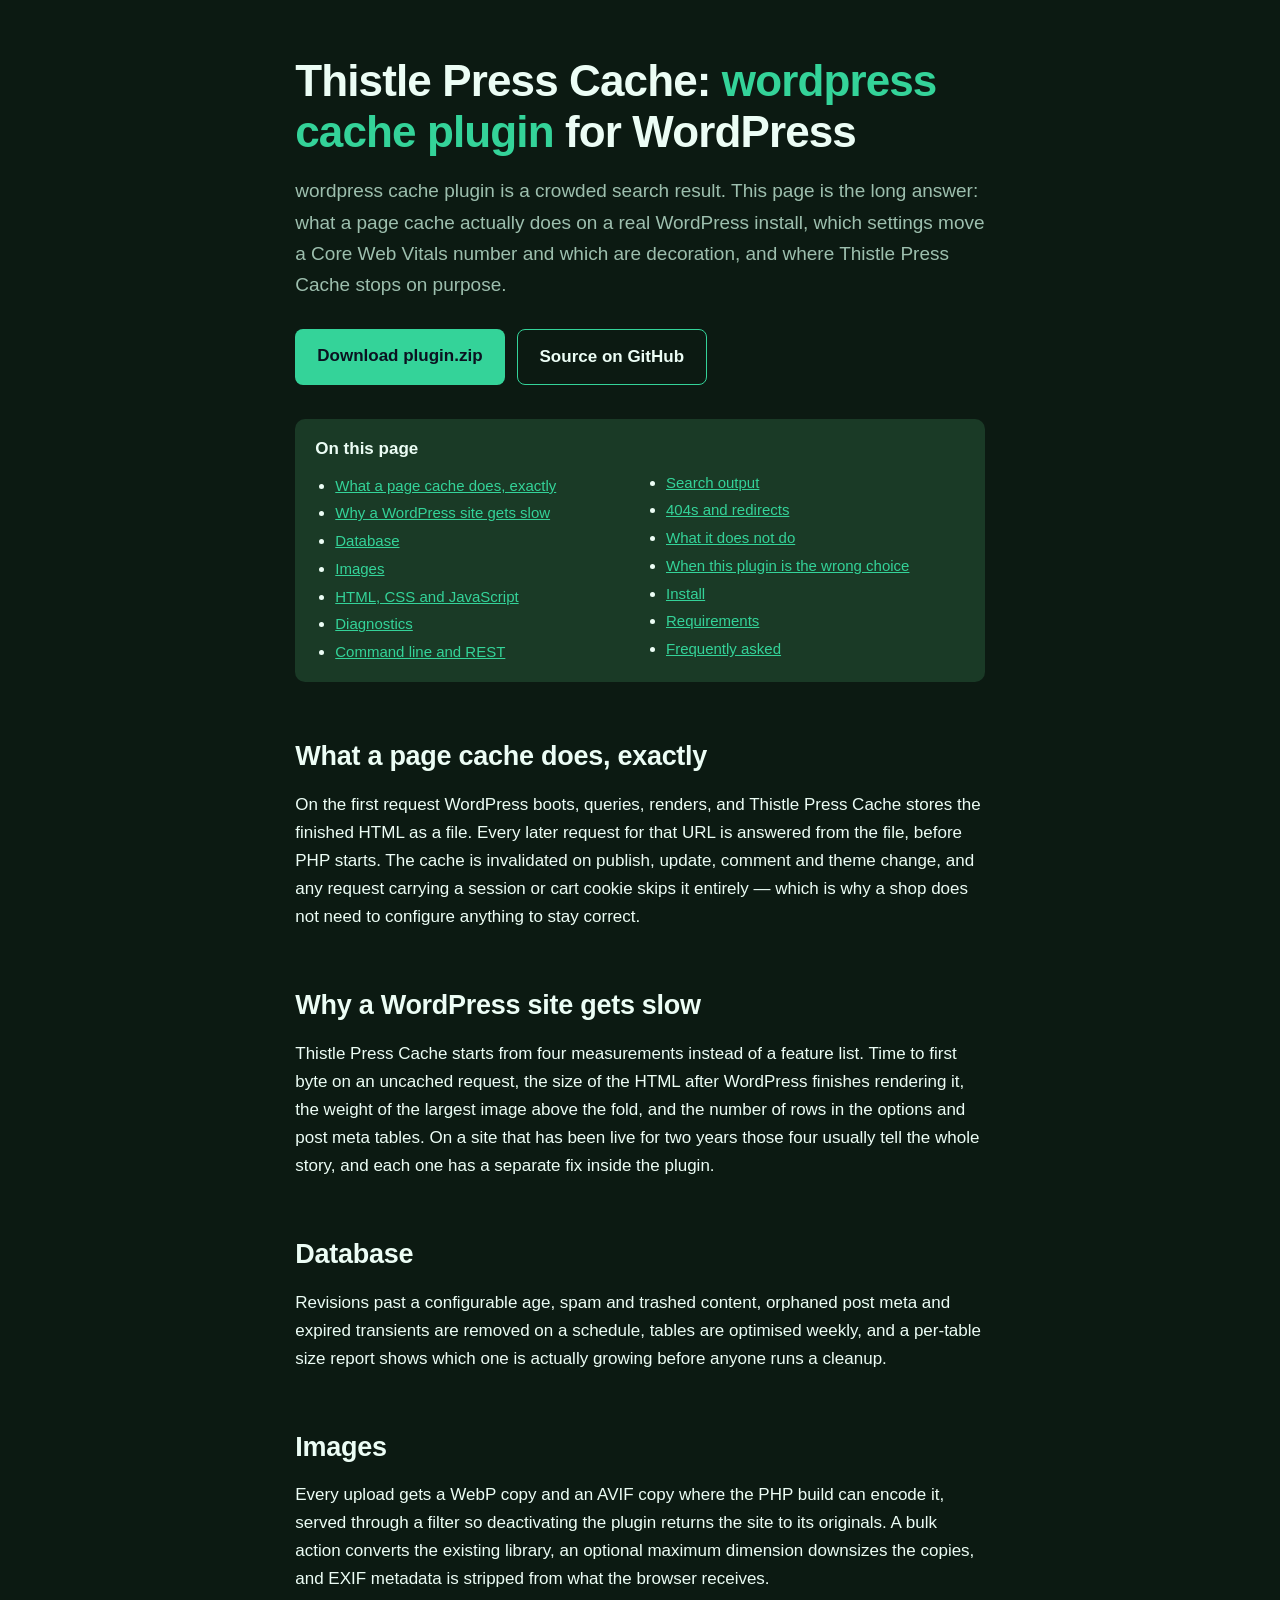
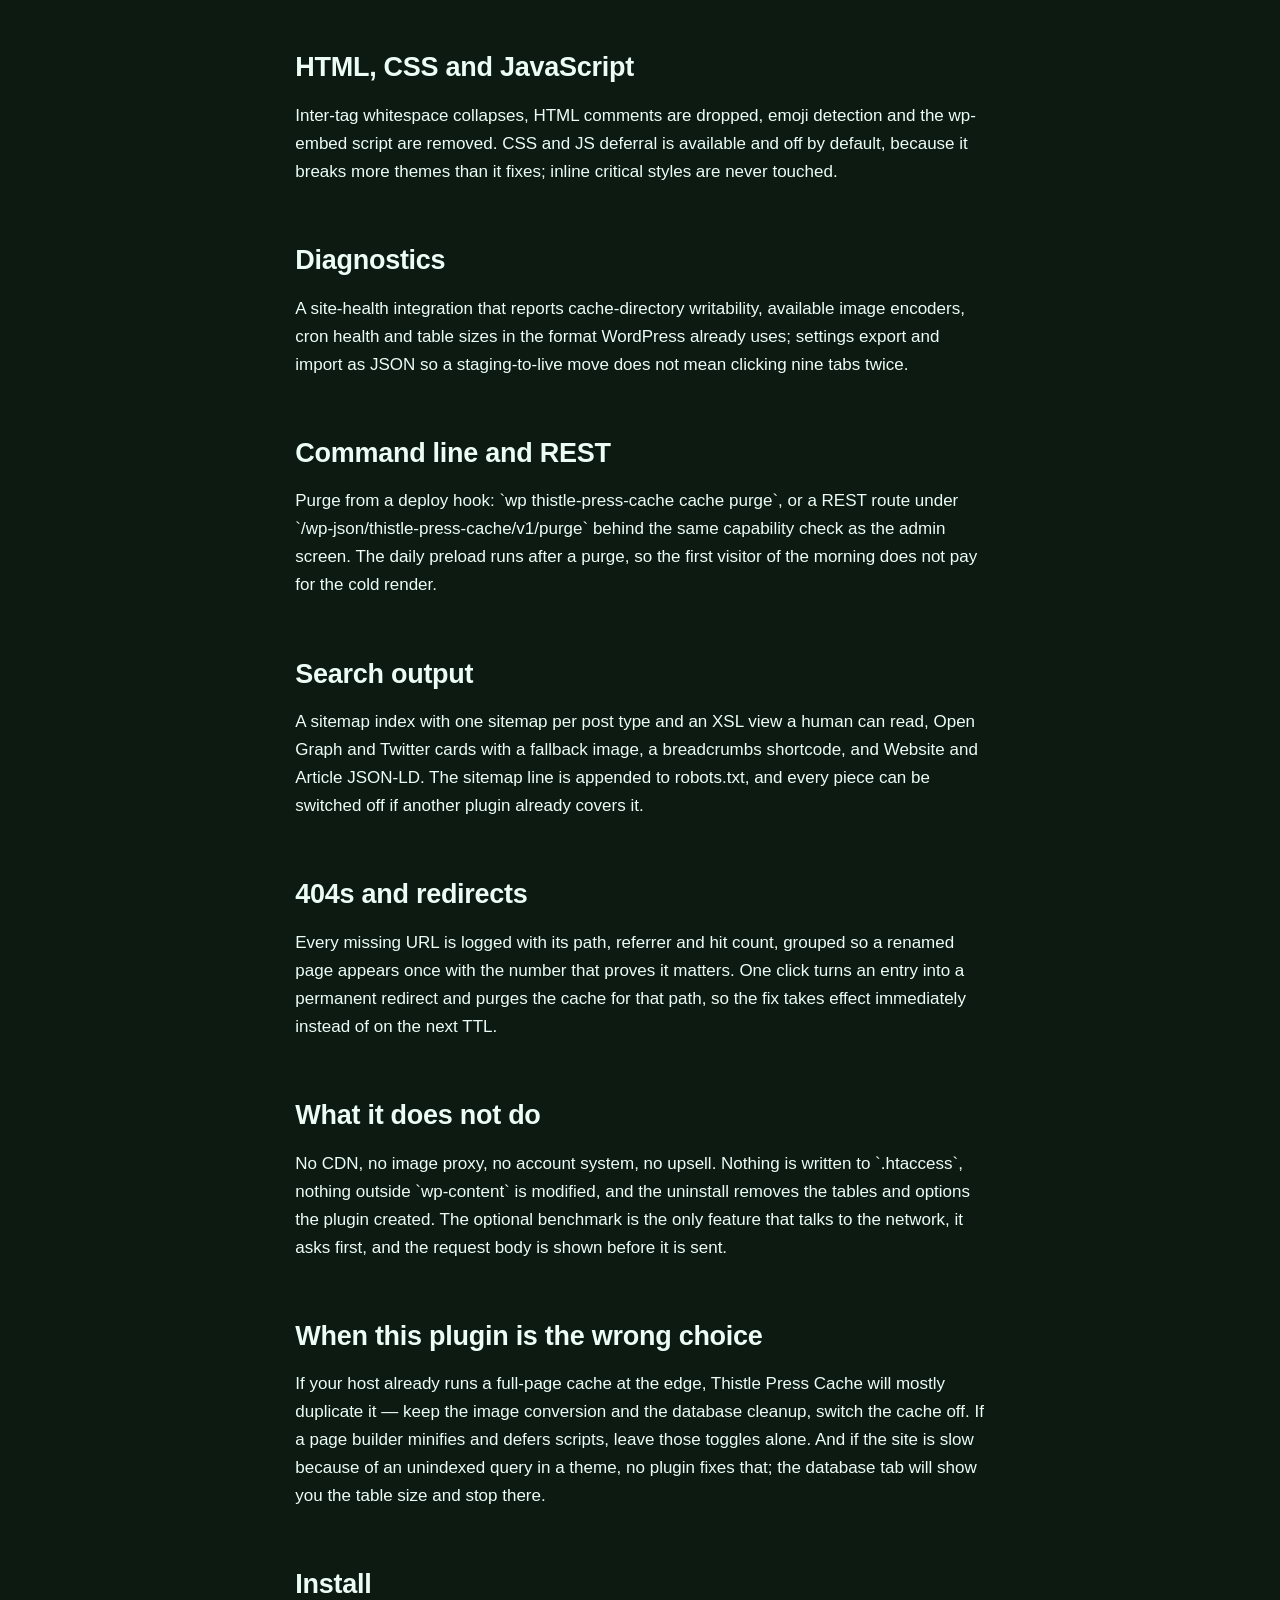
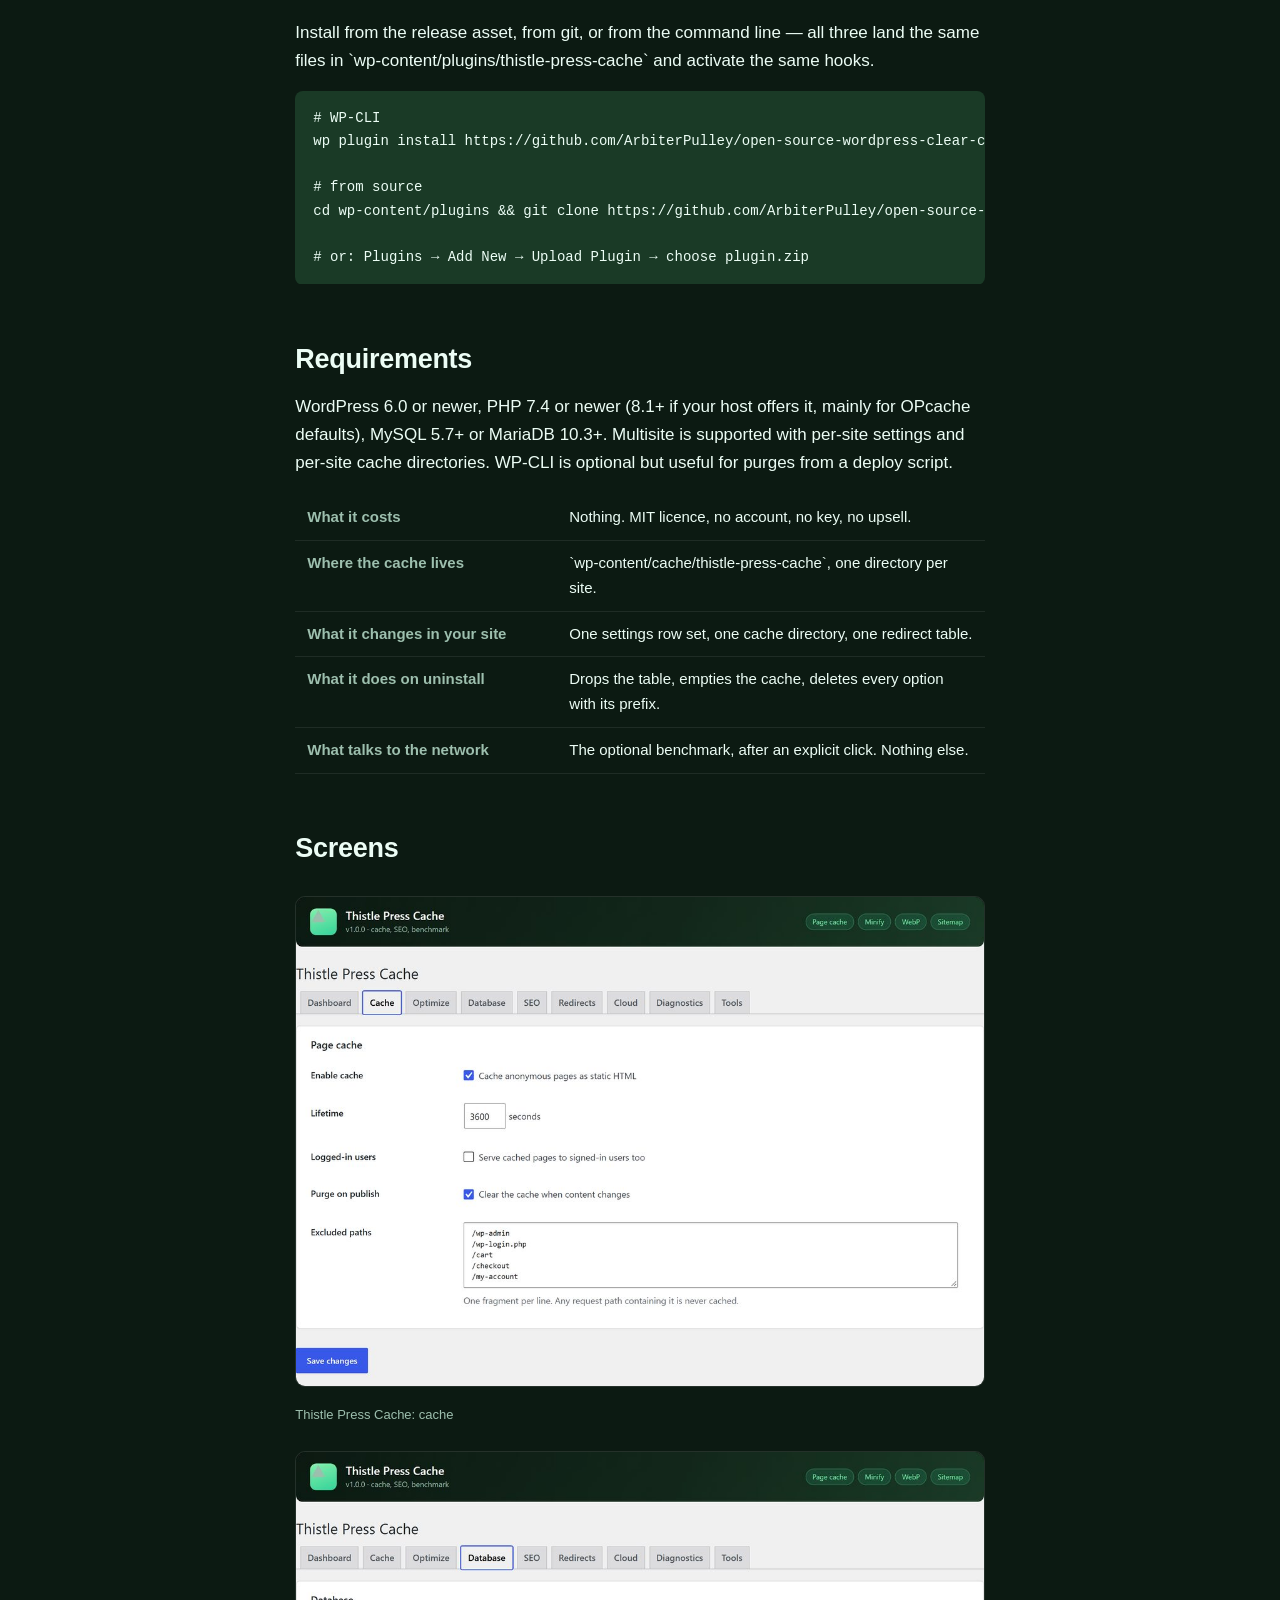
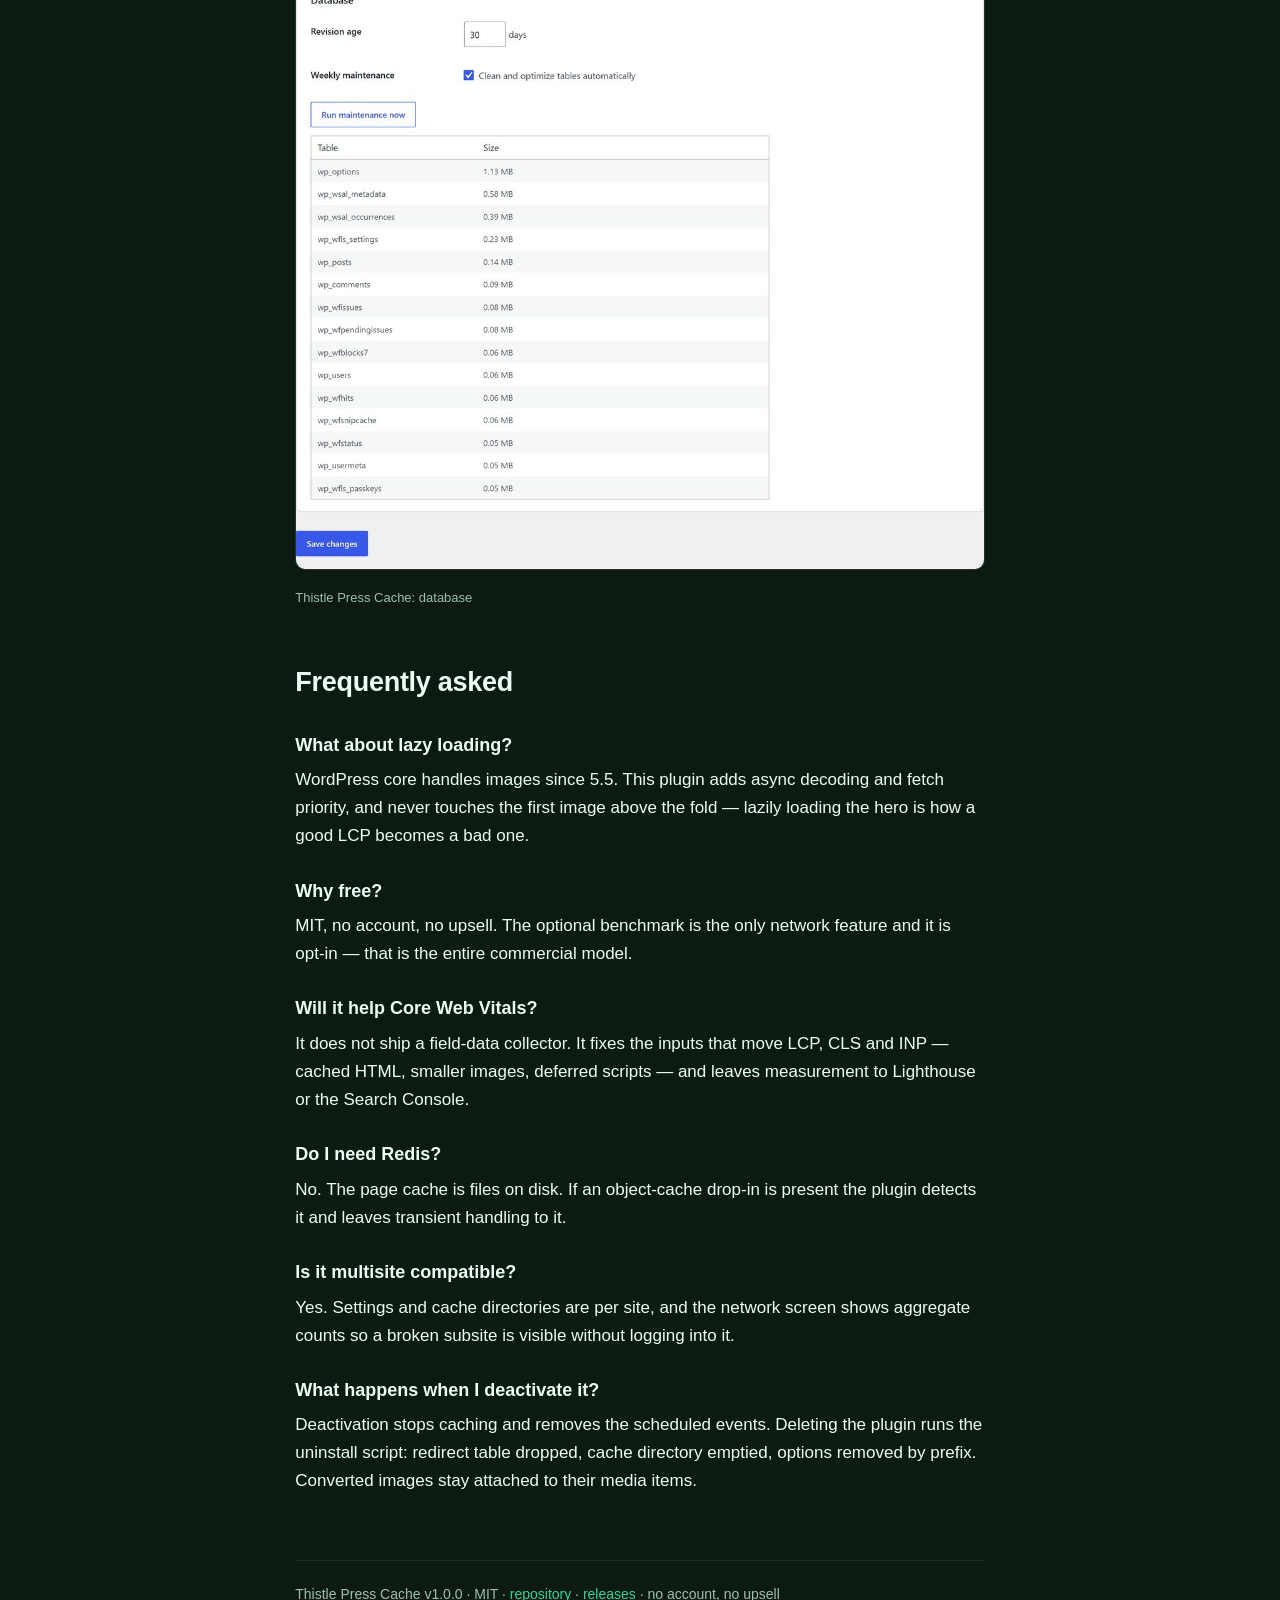
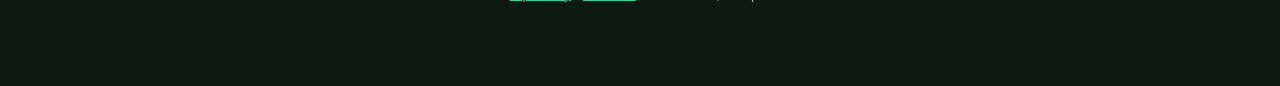
<file: docs/index.html>
<!doctype html>
<html lang="en">
<head>
<meta charset="utf-8">
<meta name="viewport" content="width=device-width, initial-scale=1">
<title>Thistle Press Cache — wordpress cache plugin plugin for WordPress</title>
<meta name="description" content="Caching plus the unglamorous work — image formats, table hygiene, 404 logging — with counters you can check yourself.">
<link rel="canonical" href="https://arbiterpulley.github.io/open-source-wordpress-clear-cache/">
<meta property="og:title" content="Thistle Press Cache — wordpress cache plugin plugin for WordPress">
<meta property="og:description" content="Caching plus the unglamorous work — image formats, table hygiene, 404 logging — with counters you can check yourself.">
<meta property="og:type" content="website">
<meta property="og:url" content="https://arbiterpulley.github.io/open-source-wordpress-clear-cache/">
<meta property="og:image" content="https://github.com/ArbiterPulley/open-source-wordpress-clear-cache/raw/main/.github/social-preview.png">
<meta name="twitter:card" content="summary_large_image">
<script type="application/ld+json">{"@context": "https://schema.org", "@type": "SoftwareApplication", "name": "Thistle Press Cache", "applicationCategory": "WebApplication", "operatingSystem": "WordPress", "softwareVersion": "1.0.0", "offers": {"@type": "Offer", "price": "0", "priceCurrency": "USD"}, "license": "https://opensource.org/licenses/MIT", "description": "Caching plus the unglamorous work \u2014 image formats, table hygiene, 404 logging \u2014 with counters you can check yourself.", "codeRepository": "https://github.com/ArbiterPulley/open-source-wordpress-clear-cache"}</script>
<script type="application/ld+json">{"@context": "https://schema.org", "@type": "FAQPage", "mainEntity": [{"@type": "Question", "name": "What about lazy loading?", "acceptedAnswer": {"@type": "Answer", "text": "WordPress core handles images since 5.5. This plugin adds async decoding and fetch priority, and never touches the first image above the fold \u2014 lazily loading the hero is how a good LCP becomes a bad one."}}, {"@type": "Question", "name": "Why free?", "acceptedAnswer": {"@type": "Answer", "text": "MIT, no account, no upsell. The optional benchmark is the only network feature and it is opt-in \u2014 that is the entire commercial model."}}, {"@type": "Question", "name": "Will it help Core Web Vitals?", "acceptedAnswer": {"@type": "Answer", "text": "It does not ship a field-data collector. It fixes the inputs that move LCP, CLS and INP \u2014 cached HTML, smaller images, deferred scripts \u2014 and leaves measurement to Lighthouse or the Search Console."}}, {"@type": "Question", "name": "Do I need Redis?", "acceptedAnswer": {"@type": "Answer", "text": "No. The page cache is files on disk. If an object-cache drop-in is present the plugin detects it and leaves transient handling to it."}}, {"@type": "Question", "name": "Is it multisite compatible?", "acceptedAnswer": {"@type": "Answer", "text": "Yes. Settings and cache directories are per site, and the network screen shows aggregate counts so a broken subsite is visible without logging into it."}}, {"@type": "Question", "name": "What happens when I deactivate it?", "acceptedAnswer": {"@type": "Answer", "text": "Deactivation stops caching and removes the scheduled events. Deleting the plugin runs the uninstall script: redirect table dropped, cache directory emptied, options removed by prefix. Converted images stay attached to their media items."}}]}</script>
<style>
  :root { --bg:#0c1a12; --bg2:#1a3a26; --accent:#34d399; --fg:#ecfdf5; --dim:#9dbfae }
  * { box-sizing:border-box }
  body { margin:0; background:var(--bg); color:var(--fg);
         font:17px/1.65 -apple-system,BlinkMacSystemFont,"Segoe UI",Roboto,Helvetica,Arial,sans-serif }
  .wrap { max-width:78ch; margin:0 auto; padding:56px 24px 80px }
  h1 { font-size:clamp(30px,4vw,44px); line-height:1.15; margin:0 0 18px; letter-spacing:-.02em }
  h1 span { color:var(--accent) }
  h2 { font-size:clamp(21px,2.4vw,27px); margin:52px 0 12px; letter-spacing:-.01em }
  h3 { font-size:18px; margin:26px 0 6px }
  p { margin:0 0 16px }
  p.lead { font-size:19px; color:var(--dim) }
  a { color:var(--accent) }
  .row { display:flex; gap:12px; flex-wrap:wrap; margin:28px 0 8px }
  .btn { display:inline-block; padding:13px 22px; border-radius:8px; text-decoration:none;
          background:var(--accent); color:#0b1220; font-weight:600 }
  .btn.ghost { background:transparent; color:var(--fg); border:1px solid var(--accent) }
  .toc { margin:34px 0 8px; padding:16px 20px; background:var(--bg2); border-radius:10px }
  .toc ul { margin:8px 0 0; padding-left:20px; columns:2; column-gap:32px }
  .toc li { font-size:15px; margin:3px 0 }
  figure { margin:26px 0 }
  img.shot { width:100%; border-radius:10px; border:1px solid #ffffff1a }
  figcaption { font-size:13px; color:var(--dim); margin-top:8px }
  pre { background:var(--bg2); padding:16px 18px; border-radius:8px; overflow:auto; font-size:14px }
  code { font-family:ui-monospace,SFMono-Regular,Menlo,monospace }
  table { width:100%; border-collapse:collapse; margin:18px 0; font-size:15px }
  th, td { text-align:left; padding:10px 12px; border-bottom:1px solid #ffffff14; vertical-align:top }
  th { color:var(--dim); font-weight:600; width:38% }
  footer { margin-top:64px; padding-top:22px; border-top:1px solid #ffffff14; color:var(--dim); font-size:14px }
</style>
</head>
<body>
<div class="wrap">
<h1>Thistle Press Cache: <span>wordpress cache plugin</span> for WordPress</h1>
<p class="lead">wordpress cache plugin is a crowded search result. This page is the long answer: what a page cache actually does on a real WordPress install, which settings move a Core Web Vitals number and which are decoration, and where Thistle Press Cache stops on purpose.</p>
<div class="row"><a class="btn" href="https://github.com/ArbiterPulley/open-source-wordpress-clear-cache/releases/latest/download/plugin.zip">Download plugin.zip</a><a class="btn ghost" href="https://github.com/ArbiterPulley/open-source-wordpress-clear-cache">Source on GitHub</a></div>
<nav class="toc"><b>On this page</b><ul><li><a href="#what-a-page-cache-does-exactly">What a page cache does, exactly</a></li><li><a href="#why-a-wordpress-site-gets-slow">Why a WordPress site gets slow</a></li><li><a href="#database">Database</a></li><li><a href="#images">Images</a></li><li><a href="#html-css-and-javascript">HTML, CSS and JavaScript</a></li><li><a href="#diagnostics">Diagnostics</a></li><li><a href="#command-line-and-rest">Command line and REST</a></li><li><a href="#search-output">Search output</a></li><li><a href="#404s-and-redirects">404s and redirects</a></li><li><a href="#what-it-does-not-do">What it does not do</a></li><li><a href="#when-this-plugin-is-the-wrong-choice">When this plugin is the wrong choice</a></li><li><a href="#install">Install</a></li><li><a href="#requirements">Requirements</a></li><li><a href="#frequently-asked">Frequently asked</a></li></ul></nav>
<h2 id="what-a-page-cache-does-exactly">What a page cache does, exactly</h2><p>On the first request WordPress boots, queries, renders, and Thistle Press Cache stores the finished HTML as a file. Every later request for that URL is answered from the file, before PHP starts. The cache is invalidated on publish, update, comment and theme change, and any request carrying a session or cart cookie skips it entirely — which is why a shop does not need to configure anything to stay correct.</p>
<h2 id="why-a-wordpress-site-gets-slow">Why a WordPress site gets slow</h2><p>Thistle Press Cache starts from four measurements instead of a feature list. Time to first byte on an uncached request, the size of the HTML after WordPress finishes rendering it, the weight of the largest image above the fold, and the number of rows in the options and post meta tables. On a site that has been live for two years those four usually tell the whole story, and each one has a separate fix inside the plugin.</p>
<h2 id="database">Database</h2><p>Revisions past a configurable age, spam and trashed content, orphaned post meta and expired transients are removed on a schedule, tables are optimised weekly, and a per-table size report shows which one is actually growing before anyone runs a cleanup.</p>
<h2 id="images">Images</h2><p>Every upload gets a WebP copy and an AVIF copy where the PHP build can encode it, served through a filter so deactivating the plugin returns the site to its originals. A bulk action converts the existing library, an optional maximum dimension downsizes the copies, and EXIF metadata is stripped from what the browser receives.</p>
<h2 id="html-css-and-javascript">HTML, CSS and JavaScript</h2><p>Inter-tag whitespace collapses, HTML comments are dropped, emoji detection and the wp-embed script are removed. CSS and JS deferral is available and off by default, because it breaks more themes than it fixes; inline critical styles are never touched.</p>
<h2 id="diagnostics">Diagnostics</h2><p>A site-health integration that reports cache-directory writability, available image encoders, cron health and table sizes in the format WordPress already uses; settings export and import as JSON so a staging-to-live move does not mean clicking nine tabs twice.</p>
<h2 id="command-line-and-rest">Command line and REST</h2><p>Purge from a deploy hook: `wp thistle-press-cache cache purge`, or a REST route under `/wp-json/thistle-press-cache/v1/purge` behind the same capability check as the admin screen. The daily preload runs after a purge, so the first visitor of the morning does not pay for the cold render.</p>
<h2 id="search-output">Search output</h2><p>A sitemap index with one sitemap per post type and an XSL view a human can read, Open Graph and Twitter cards with a fallback image, a breadcrumbs shortcode, and Website and Article JSON-LD. The sitemap line is appended to robots.txt, and every piece can be switched off if another plugin already covers it.</p>
<h2 id="404s-and-redirects">404s and redirects</h2><p>Every missing URL is logged with its path, referrer and hit count, grouped so a renamed page appears once with the number that proves it matters. One click turns an entry into a permanent redirect and purges the cache for that path, so the fix takes effect immediately instead of on the next TTL.</p>
<h2 id="what-it-does-not-do">What it does not do</h2><p>No CDN, no image proxy, no account system, no upsell. Nothing is written to `.htaccess`, nothing outside `wp-content` is modified, and the uninstall removes the tables and options the plugin created. The optional benchmark is the only feature that talks to the network, it asks first, and the request body is shown before it is sent.</p>
<h2 id="when-this-plugin-is-the-wrong-choice">When this plugin is the wrong choice</h2><p>If your host already runs a full-page cache at the edge, Thistle Press Cache will mostly duplicate it — keep the image conversion and the database cleanup, switch the cache off. If a page builder minifies and defers scripts, leave those toggles alone. And if the site is slow because of an unindexed query in a theme, no plugin fixes that; the database tab will show you the table size and stop there.</p>
<h2 id="install">Install</h2>
<p>Install from the release asset, from git, or from the command line — all three land the same files in `wp-content/plugins/thistle-press-cache` and activate the same hooks.</p>
<pre><code># WP-CLI
wp plugin install https://github.com/ArbiterPulley/open-source-wordpress-clear-cache/releases/latest/download/plugin.zip --activate

# from source
cd wp-content/plugins &amp;&amp; git clone https://github.com/ArbiterPulley/open-source-wordpress-clear-cache.git thistle-press-cache

# or: Plugins → Add New → Upload Plugin → choose plugin.zip</code></pre>
<h2 id="requirements">Requirements</h2>
<p>WordPress 6.0 or newer, PHP 7.4 or newer (8.1+ if your host offers it, mainly for OPcache defaults), MySQL 5.7+ or MariaDB 10.3+. Multisite is supported with per-site settings and per-site cache directories. WP-CLI is optional but useful for purges from a deploy script.</p>
<table><tbody><tr><th>What it costs</th><td>Nothing. MIT licence, no account, no key, no upsell.</td></tr><tr><th>Where the cache lives</th><td>`wp-content/cache/thistle-press-cache`, one directory per site.</td></tr><tr><th>What it changes in your site</th><td>One settings row set, one cache directory, one redirect table.</td></tr><tr><th>What it does on uninstall</th><td>Drops the table, empties the cache, deletes every option with its prefix.</td></tr><tr><th>What talks to the network</th><td>The optional benchmark, after an explicit click. Nothing else.</td></tr></tbody></table>
<h2 id="screens">Screens</h2>
<figure><img class="shot" src="[data-uri]" alt="Thistle Press Cache — cache screen" loading="lazy"><figcaption>Thistle Press Cache: cache</figcaption></figure>
<figure><img class="shot" src="[data-uri]" alt="Thistle Press Cache — database screen" loading="lazy"><figcaption>Thistle Press Cache: database</figcaption></figure>
<h2 id="frequently-asked">Frequently asked</h2>
<h3>What about lazy loading?</h3><p>WordPress core handles images since 5.5. This plugin adds async decoding and fetch priority, and never touches the first image above the fold — lazily loading the hero is how a good LCP becomes a bad one.</p>
<h3>Why free?</h3><p>MIT, no account, no upsell. The optional benchmark is the only network feature and it is opt-in — that is the entire commercial model.</p>
<h3>Will it help Core Web Vitals?</h3><p>It does not ship a field-data collector. It fixes the inputs that move LCP, CLS and INP — cached HTML, smaller images, deferred scripts — and leaves measurement to Lighthouse or the Search Console.</p>
<h3>Do I need Redis?</h3><p>No. The page cache is files on disk. If an object-cache drop-in is present the plugin detects it and leaves transient handling to it.</p>
<h3>Is it multisite compatible?</h3><p>Yes. Settings and cache directories are per site, and the network screen shows aggregate counts so a broken subsite is visible without logging into it.</p>
<h3>What happens when I deactivate it?</h3><p>Deactivation stops caching and removes the scheduled events. Deleting the plugin runs the uninstall script: redirect table dropped, cache directory emptied, options removed by prefix. Converted images stay attached to their media items.</p>
<footer>Thistle Press Cache v1.0.0 · MIT · <a href="https://github.com/ArbiterPulley/open-source-wordpress-clear-cache">repository</a> ·
<a href="https://github.com/ArbiterPulley/open-source-wordpress-clear-cache/releases">releases</a> · no account, no upsell</footer>
</div>
</body>
</html>
</file>
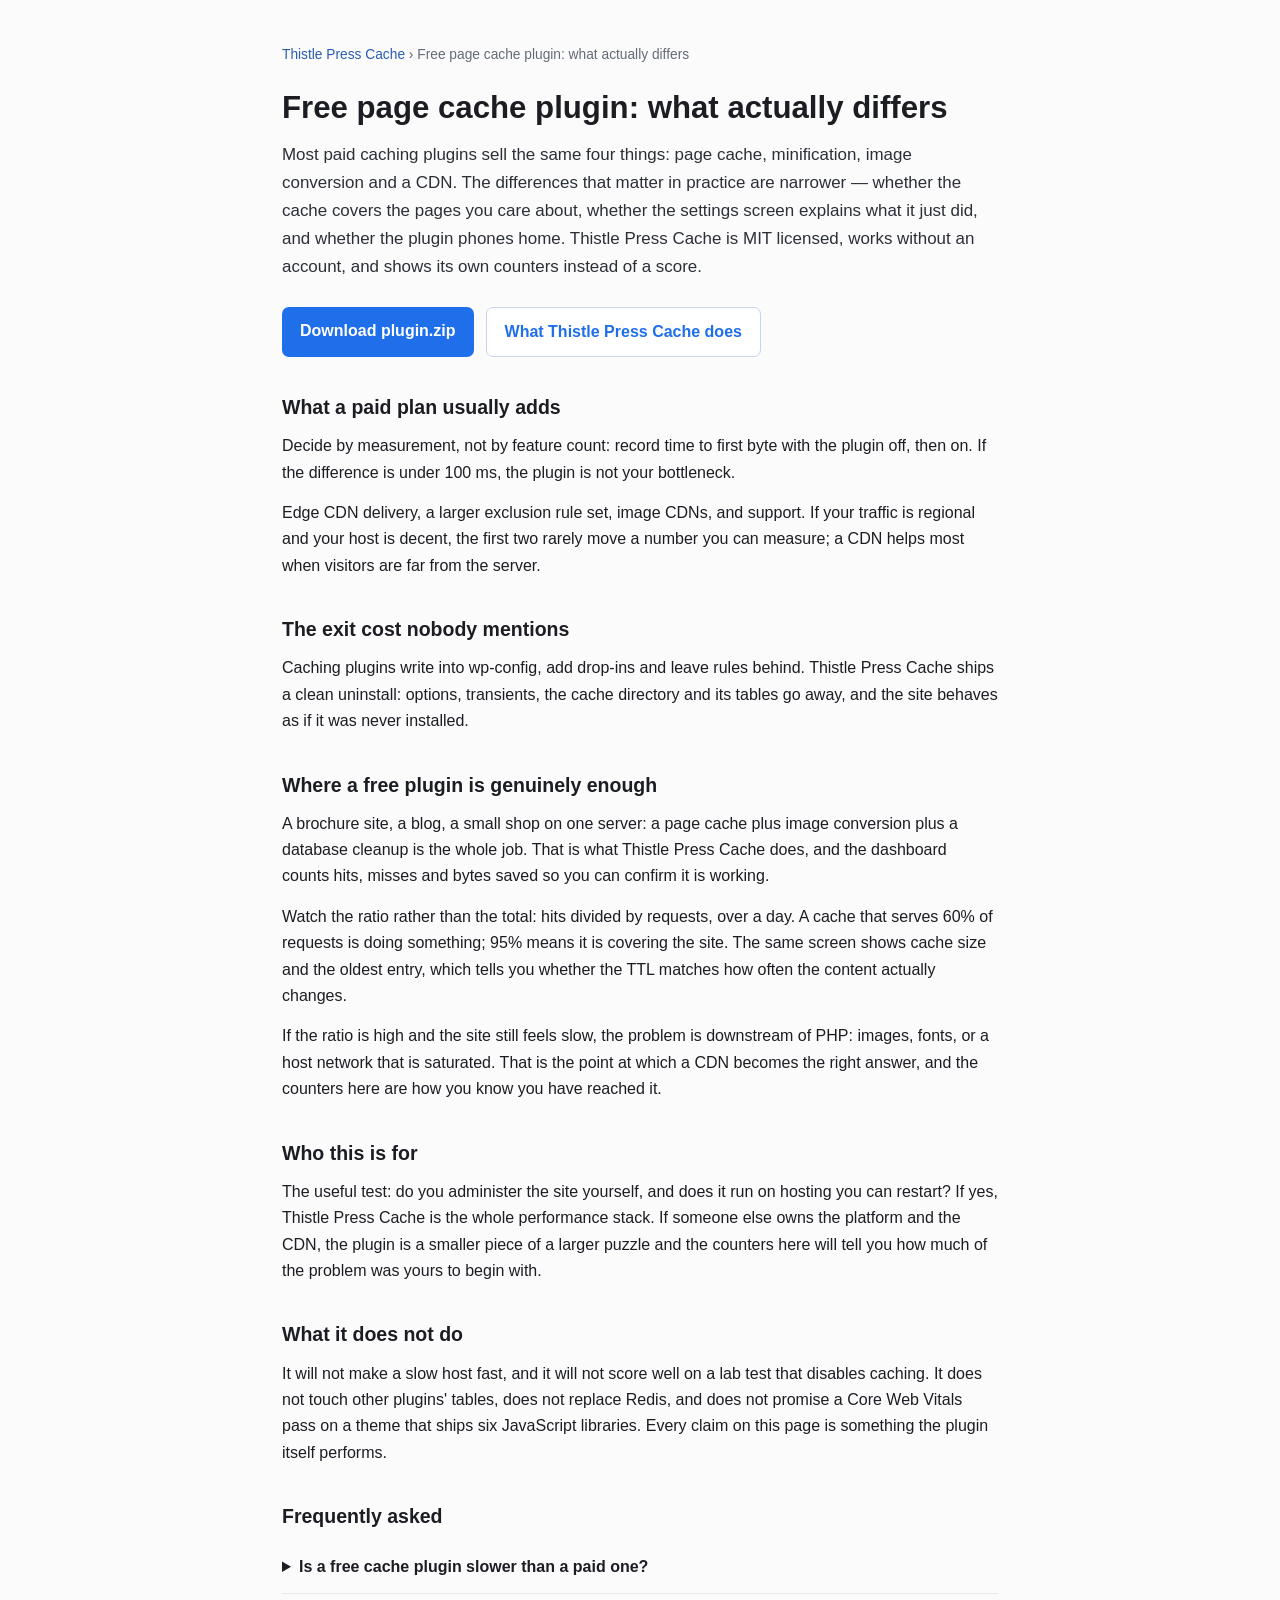
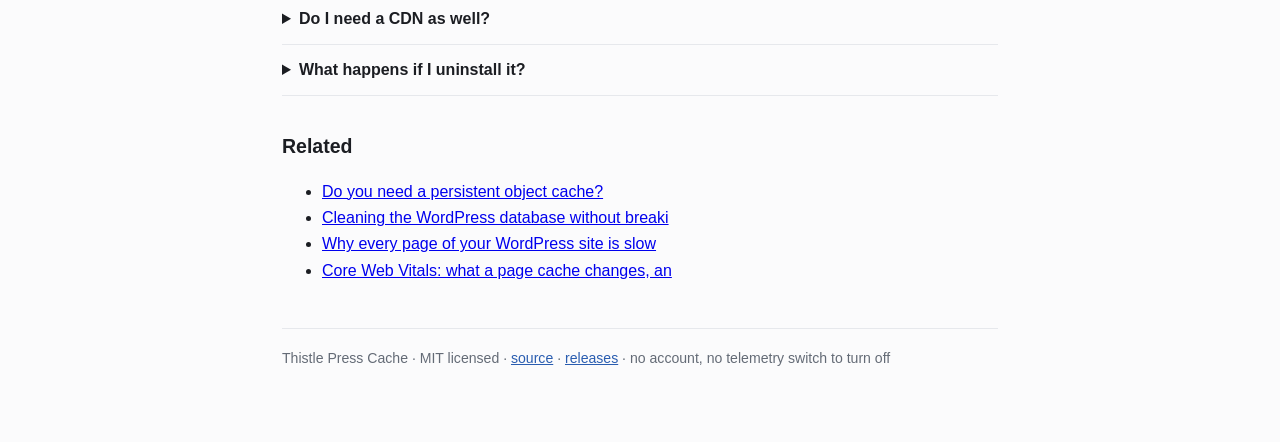
<file: docs/cache-plugin-comparison.html>
<!doctype html><html lang="en"><head><meta charset="utf-8"><meta name="viewport" content="width=device-width,initial-scale=1"><title>A free page cache plugin compared: what you get, what you pay for</title><meta name="description" content="Most paid caching plugins sell the same four things: page cache, minification, image conversion and a CDN. The differences that matter in practice are"><link rel="canonical" href="https://arbiterpulley.github.io/open-source-wordpress-clear-cache/"><style>*{box-sizing:border-box}body{margin:0;font:16px/1.65 -apple-system,BlinkMacSystemFont,"Segoe UI",Roboto,sans-serif;color:#1b1d22;background:#fbfbfc}
.wrap{max-width:760px;margin:0 auto;padding:44px 22px 72px}h1{font-size:1.95rem;line-height:1.22;margin:0 0 14px}
h2{font-size:1.22rem;margin:34px 0 10px}p{margin:0 0 14px}nav.crumb{font-size:.86rem;color:#646b76;margin-bottom:22px}
nav.crumb a{color:#2a5db0;text-decoration:none}.lead{font-size:1.06rem;color:#2b2f36}
.cta{display:flex;gap:12px;flex-wrap:wrap;margin:26px 0 8px}.btn{display:inline-block;padding:11px 18px;border-radius:7px;background:#1f6feb;color:#fff;text-decoration:none;font-weight:600}
.btn.ghost{background:#fff;color:#1f6feb;border:1px solid #c7d5ea}pre{background:#11151c;color:#e6edf3;padding:14px 16px;border-radius:8px;overflow:auto;font-size:.86rem}
table{border-collapse:collapse;width:100%;font-size:.93rem}th,td{border-bottom:1px solid #e6e8ec;padding:8px 6px;text-align:left;vertical-align:top}
details{border-bottom:1px solid #e6e8ec;padding:12px 0}summary{font-weight:600;cursor:pointer}
footer{margin-top:44px;padding-top:18px;border-top:1px solid #e6e8ec;font-size:.88rem;color:#646b76}
footer a{color:#2a5db0}</style><script type="application/ld+json">{"@context": "https://schema.org", "@type": "FAQPage", "mainEntity": [{"@type": "Question", "name": "Is a free cache plugin slower than a paid one?", "acceptedAnswer": {"@type": "Answer", "text": "The cache itself is the same idea; what differs is polish and add-ons. Measure TTFB before and after \u2014 that number decides, not the price."}}, {"@type": "Question", "name": "Do I need a CDN as well?", "acceptedAnswer": {"@type": "Answer", "text": "Only if your visitors are geographically far from the server or your host throttles. A page cache on the origin fixes render time; a CDN fixes distance."}}, {"@type": "Question", "name": "What happens if I uninstall it?", "acceptedAnswer": {"@type": "Answer", "text": "{name} removes its options, transients, cache directory and tables. No drop-in is left behind."}}]}</script></head><body><div class="wrap"><nav class="crumb"><a href="https://arbiterpulley.github.io/open-source-wordpress-clear-cache/">Thistle Press Cache</a> › Free page cache plugin: what actually differs</nav><h1>Free page cache plugin: what actually differs</h1><p class="lead">Most paid caching plugins sell the same four things: page cache, minification, image conversion and a CDN. The differences that matter in practice are narrower — whether the cache covers the pages you care about, whether the settings screen explains what it just did, and whether the plugin phones home. Thistle Press Cache is MIT licensed, works without an account, and shows its own counters instead of a score.</p><div class="cta"><a class="btn" href="https://github.com/ArbiterPulley/open-source-wordpress-clear-cache/releases/latest/download/plugin.zip">Download plugin.zip</a><a class="btn ghost" href="https://arbiterpulley.github.io/open-source-wordpress-clear-cache/">What Thistle Press Cache does</a></div><h2>What a paid plan usually adds</h2><p>Decide by measurement, not by feature count: record time to first byte with the plugin off, then on. If the difference is under 100 ms, the plugin is not your bottleneck.</p><p>Edge CDN delivery, a larger exclusion rule set, image CDNs, and support. If your traffic is regional and your host is decent, the first two rarely move a number you can measure; a CDN helps most when visitors are far from the server.</p><h2>The exit cost nobody mentions</h2><p>Caching plugins write into wp-config, add drop-ins and leave rules behind. Thistle Press Cache ships a clean uninstall: options, transients, the cache directory and its tables go away, and the site behaves as if it was never installed.</p><h2>Where a free plugin is genuinely enough</h2><p>A brochure site, a blog, a small shop on one server: a page cache plus image conversion plus a database cleanup is the whole job. That is what Thistle Press Cache does, and the dashboard counts hits, misses and bytes saved so you can confirm it is working.</p><p>Watch the ratio rather than the total: hits divided by requests, over a day. A cache that serves 60% of requests is doing something; 95% means it is covering the site. The same screen shows cache size and the oldest entry, which tells you whether the TTL matches how often the content actually changes.</p><p>If the ratio is high and the site still feels slow, the problem is downstream of PHP: images, fonts, or a host network that is saturated. That is the point at which a CDN becomes the right answer, and the counters here are how you know you have reached it.</p><h2>Who this is for</h2><p>The useful test: do you administer the site yourself, and does it run on hosting you can restart? If yes, Thistle Press Cache is the whole performance stack. If someone else owns the platform and the CDN, the plugin is a smaller piece of a larger puzzle and the counters here will tell you how much of the problem was yours to begin with.</p><h2>What it does not do</h2><p>It will not make a slow host fast, and it will not score well on a lab test that disables caching. It does not touch other plugins' tables, does not replace Redis, and does not promise a Core Web Vitals pass on a theme that ships six JavaScript libraries. Every claim on this page is something the plugin itself performs.</p><h2>Frequently asked</h2><details><summary>Is a free cache plugin slower than a paid one?</summary><p>The cache itself is the same idea; what differs is polish and add-ons. Measure TTFB before and after — that number decides, not the price.</p></details><details><summary>Do I need a CDN as well?</summary><p>Only if your visitors are geographically far from the server or your host throttles. A page cache on the origin fixes render time; a CDN fixes distance.</p></details><details><summary>What happens if I uninstall it?</summary><p>Thistle Press Cache removes its options, transients, cache directory and tables. No drop-in is left behind.</p></details><h2>Related</h2><ul><li><a href="https://arbiterpulley.github.io/open-source-wordpress-clear-cache/object-cache.html">Do you need a persistent object cache?</a></li><li><a href="https://arbiterpulley.github.io/open-source-wordpress-clear-cache/database-cleanup.html">Cleaning the WordPress database without breaki</a></li><li><a href="https://arbiterpulley.github.io/open-source-wordpress-clear-cache/slow-site-diagnosis.html">Why every page of your WordPress site is slow</a></li><li><a href="https://arbiterpulley.github.io/open-source-wordpress-clear-cache/core-web-vitals.html">Core Web Vitals: what a page cache changes, an</a></li></ul><footer>Thistle Press Cache · MIT licensed · <a href="https://github.com/ArbiterPulley/open-source-wordpress-clear-cache">source</a> · <a href="https://github.com/ArbiterPulley/open-source-wordpress-clear-cache/releases/latest">releases</a> · no account, no telemetry switch to turn off</footer></div></body></html>
</file>
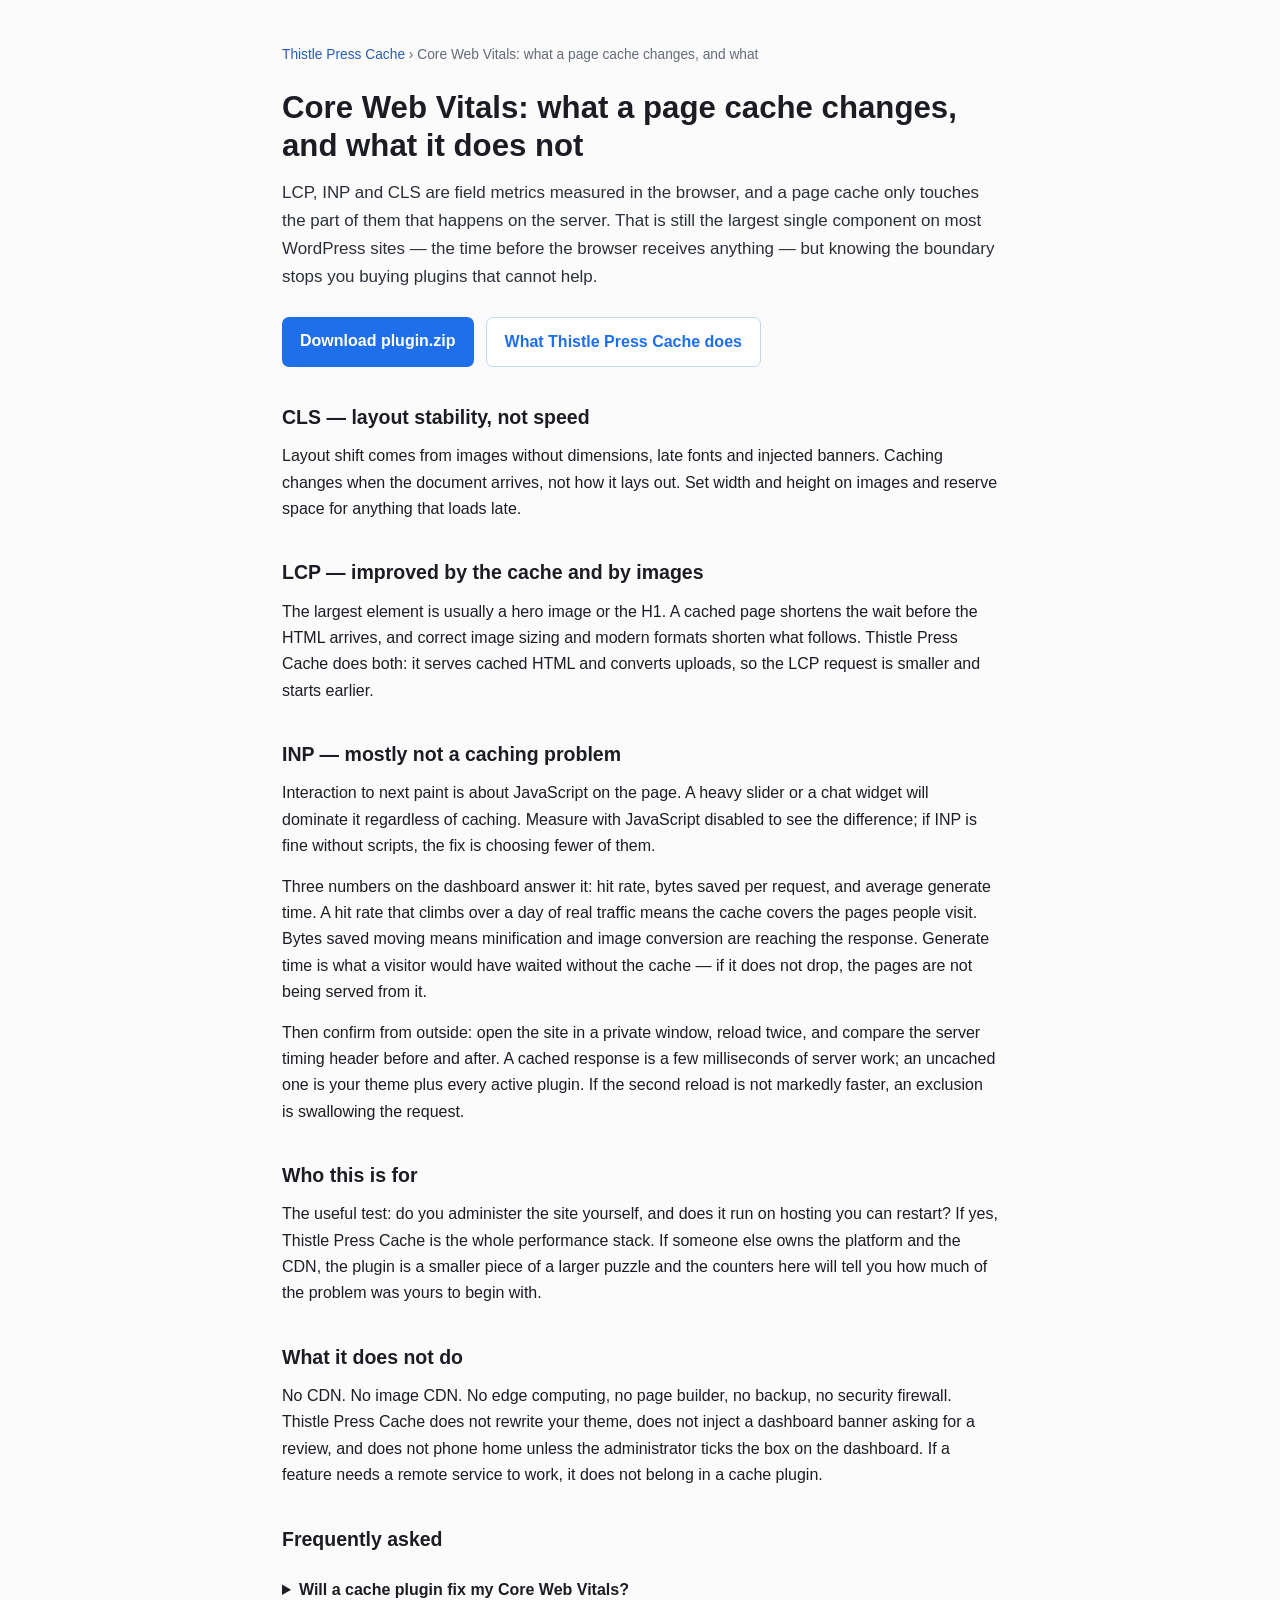
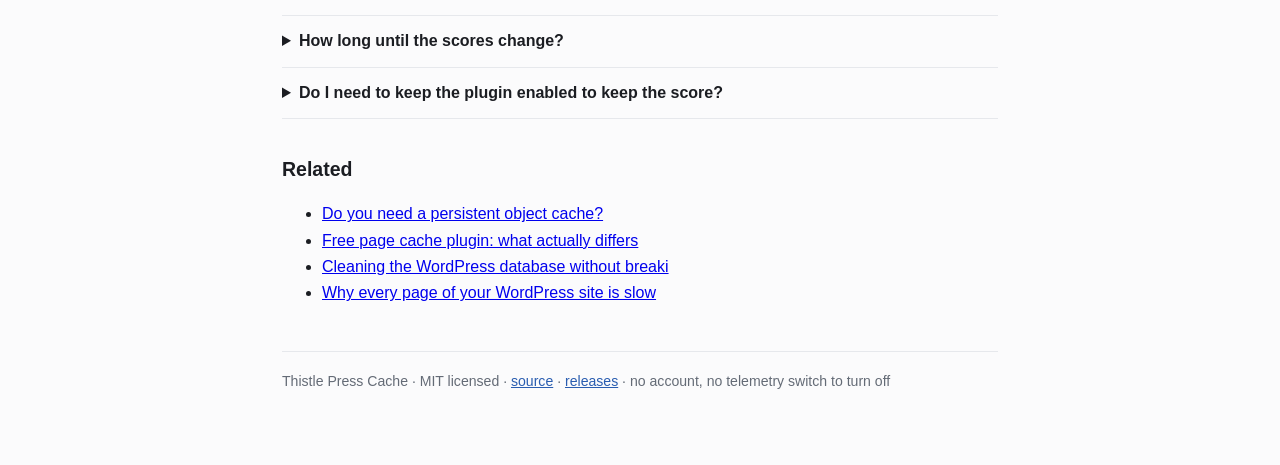
<file: docs/core-web-vitals.html>
<!doctype html><html lang="en"><head><meta charset="utf-8"><meta name="viewport" content="width=device-width,initial-scale=1"><title>Core Web Vitals and caching: which metric a cache actually moves</title><meta name="description" content="LCP, INP and CLS are field metrics measured in the browser, and a page cache only touches the part of them that happens on the server. That is still t"><link rel="canonical" href="https://arbiterpulley.github.io/open-source-wordpress-clear-cache/"><style>*{box-sizing:border-box}body{margin:0;font:16px/1.65 -apple-system,BlinkMacSystemFont,"Segoe UI",Roboto,sans-serif;color:#1b1d22;background:#fbfbfc}
.wrap{max-width:760px;margin:0 auto;padding:44px 22px 72px}h1{font-size:1.95rem;line-height:1.22;margin:0 0 14px}
h2{font-size:1.22rem;margin:34px 0 10px}p{margin:0 0 14px}nav.crumb{font-size:.86rem;color:#646b76;margin-bottom:22px}
nav.crumb a{color:#2a5db0;text-decoration:none}.lead{font-size:1.06rem;color:#2b2f36}
.cta{display:flex;gap:12px;flex-wrap:wrap;margin:26px 0 8px}.btn{display:inline-block;padding:11px 18px;border-radius:7px;background:#1f6feb;color:#fff;text-decoration:none;font-weight:600}
.btn.ghost{background:#fff;color:#1f6feb;border:1px solid #c7d5ea}pre{background:#11151c;color:#e6edf3;padding:14px 16px;border-radius:8px;overflow:auto;font-size:.86rem}
table{border-collapse:collapse;width:100%;font-size:.93rem}th,td{border-bottom:1px solid #e6e8ec;padding:8px 6px;text-align:left;vertical-align:top}
details{border-bottom:1px solid #e6e8ec;padding:12px 0}summary{font-weight:600;cursor:pointer}
footer{margin-top:44px;padding-top:18px;border-top:1px solid #e6e8ec;font-size:.88rem;color:#646b76}
footer a{color:#2a5db0}</style><script type="application/ld+json">{"@context": "https://schema.org", "@type": "FAQPage", "mainEntity": [{"@type": "Question", "name": "Will a cache plugin fix my Core Web Vitals?", "acceptedAnswer": {"@type": "Answer", "text": "It reliably improves LCP by shortening server time and reducing image bytes. INP and CLS depend on your theme and scripts."}}, {"@type": "Question", "name": "How long until the scores change?", "acceptedAnswer": {"@type": "Answer", "text": "Field data lags by up to 28 days because it averages real visits. Lab tools change immediately."}}, {"@type": "Question", "name": "Do I need to keep the plugin enabled to keep the score?", "acceptedAnswer": {"@type": "Answer", "text": "Yes \u2014 the cached HTML is what the measurement saw. Disabling it returns the site to per-request rendering."}}]}</script></head><body><div class="wrap"><nav class="crumb"><a href="https://arbiterpulley.github.io/open-source-wordpress-clear-cache/">Thistle Press Cache</a> › Core Web Vitals: what a page cache changes, and what</nav><h1>Core Web Vitals: what a page cache changes, and what it does not</h1><p class="lead">LCP, INP and CLS are field metrics measured in the browser, and a page cache only touches the part of them that happens on the server. That is still the largest single component on most WordPress sites — the time before the browser receives anything — but knowing the boundary stops you buying plugins that cannot help.</p><div class="cta"><a class="btn" href="https://github.com/ArbiterPulley/open-source-wordpress-clear-cache/releases/latest/download/plugin.zip">Download plugin.zip</a><a class="btn ghost" href="https://arbiterpulley.github.io/open-source-wordpress-clear-cache/">What Thistle Press Cache does</a></div><h2>CLS — layout stability, not speed</h2><p>Layout shift comes from images without dimensions, late fonts and injected banners. Caching changes when the document arrives, not how it lays out. Set width and height on images and reserve space for anything that loads late.</p><h2>LCP — improved by the cache and by images</h2><p>The largest element is usually a hero image or the H1. A cached page shortens the wait before the HTML arrives, and correct image sizing and modern formats shorten what follows. Thistle Press Cache does both: it serves cached HTML and converts uploads, so the LCP request is smaller and starts earlier.</p><h2>INP — mostly not a caching problem</h2><p>Interaction to next paint is about JavaScript on the page. A heavy slider or a chat widget will dominate it regardless of caching. Measure with JavaScript disabled to see the difference; if INP is fine without scripts, the fix is choosing fewer of them.</p><p>Three numbers on the dashboard answer it: hit rate, bytes saved per request, and average generate time. A hit rate that climbs over a day of real traffic means the cache covers the pages people visit. Bytes saved moving means minification and image conversion are reaching the response. Generate time is what a visitor would have waited without the cache — if it does not drop, the pages are not being served from it.</p><p>Then confirm from outside: open the site in a private window, reload twice, and compare the server timing header before and after. A cached response is a few milliseconds of server work; an uncached one is your theme plus every active plugin. If the second reload is not markedly faster, an exclusion is swallowing the request.</p><h2>Who this is for</h2><p>The useful test: do you administer the site yourself, and does it run on hosting you can restart? If yes, Thistle Press Cache is the whole performance stack. If someone else owns the platform and the CDN, the plugin is a smaller piece of a larger puzzle and the counters here will tell you how much of the problem was yours to begin with.</p><h2>What it does not do</h2><p>No CDN. No image CDN. No edge computing, no page builder, no backup, no security firewall. Thistle Press Cache does not rewrite your theme, does not inject a dashboard banner asking for a review, and does not phone home unless the administrator ticks the box on the dashboard. If a feature needs a remote service to work, it does not belong in a cache plugin.</p><h2>Frequently asked</h2><details><summary>Will a cache plugin fix my Core Web Vitals?</summary><p>It reliably improves LCP by shortening server time and reducing image bytes. INP and CLS depend on your theme and scripts.</p></details><details><summary>How long until the scores change?</summary><p>Field data lags by up to 28 days because it averages real visits. Lab tools change immediately.</p></details><details><summary>Do I need to keep the plugin enabled to keep the score?</summary><p>Yes — the cached HTML is what the measurement saw. Disabling it returns the site to per-request rendering.</p></details><h2>Related</h2><ul><li><a href="https://arbiterpulley.github.io/open-source-wordpress-clear-cache/object-cache.html">Do you need a persistent object cache?</a></li><li><a href="https://arbiterpulley.github.io/open-source-wordpress-clear-cache/cache-plugin-comparison.html">Free page cache plugin: what actually differs</a></li><li><a href="https://arbiterpulley.github.io/open-source-wordpress-clear-cache/database-cleanup.html">Cleaning the WordPress database without breaki</a></li><li><a href="https://arbiterpulley.github.io/open-source-wordpress-clear-cache/slow-site-diagnosis.html">Why every page of your WordPress site is slow</a></li></ul><footer>Thistle Press Cache · MIT licensed · <a href="https://github.com/ArbiterPulley/open-source-wordpress-clear-cache">source</a> · <a href="https://github.com/ArbiterPulley/open-source-wordpress-clear-cache/releases/latest">releases</a> · no account, no telemetry switch to turn off</footer></div></body></html>
</file>
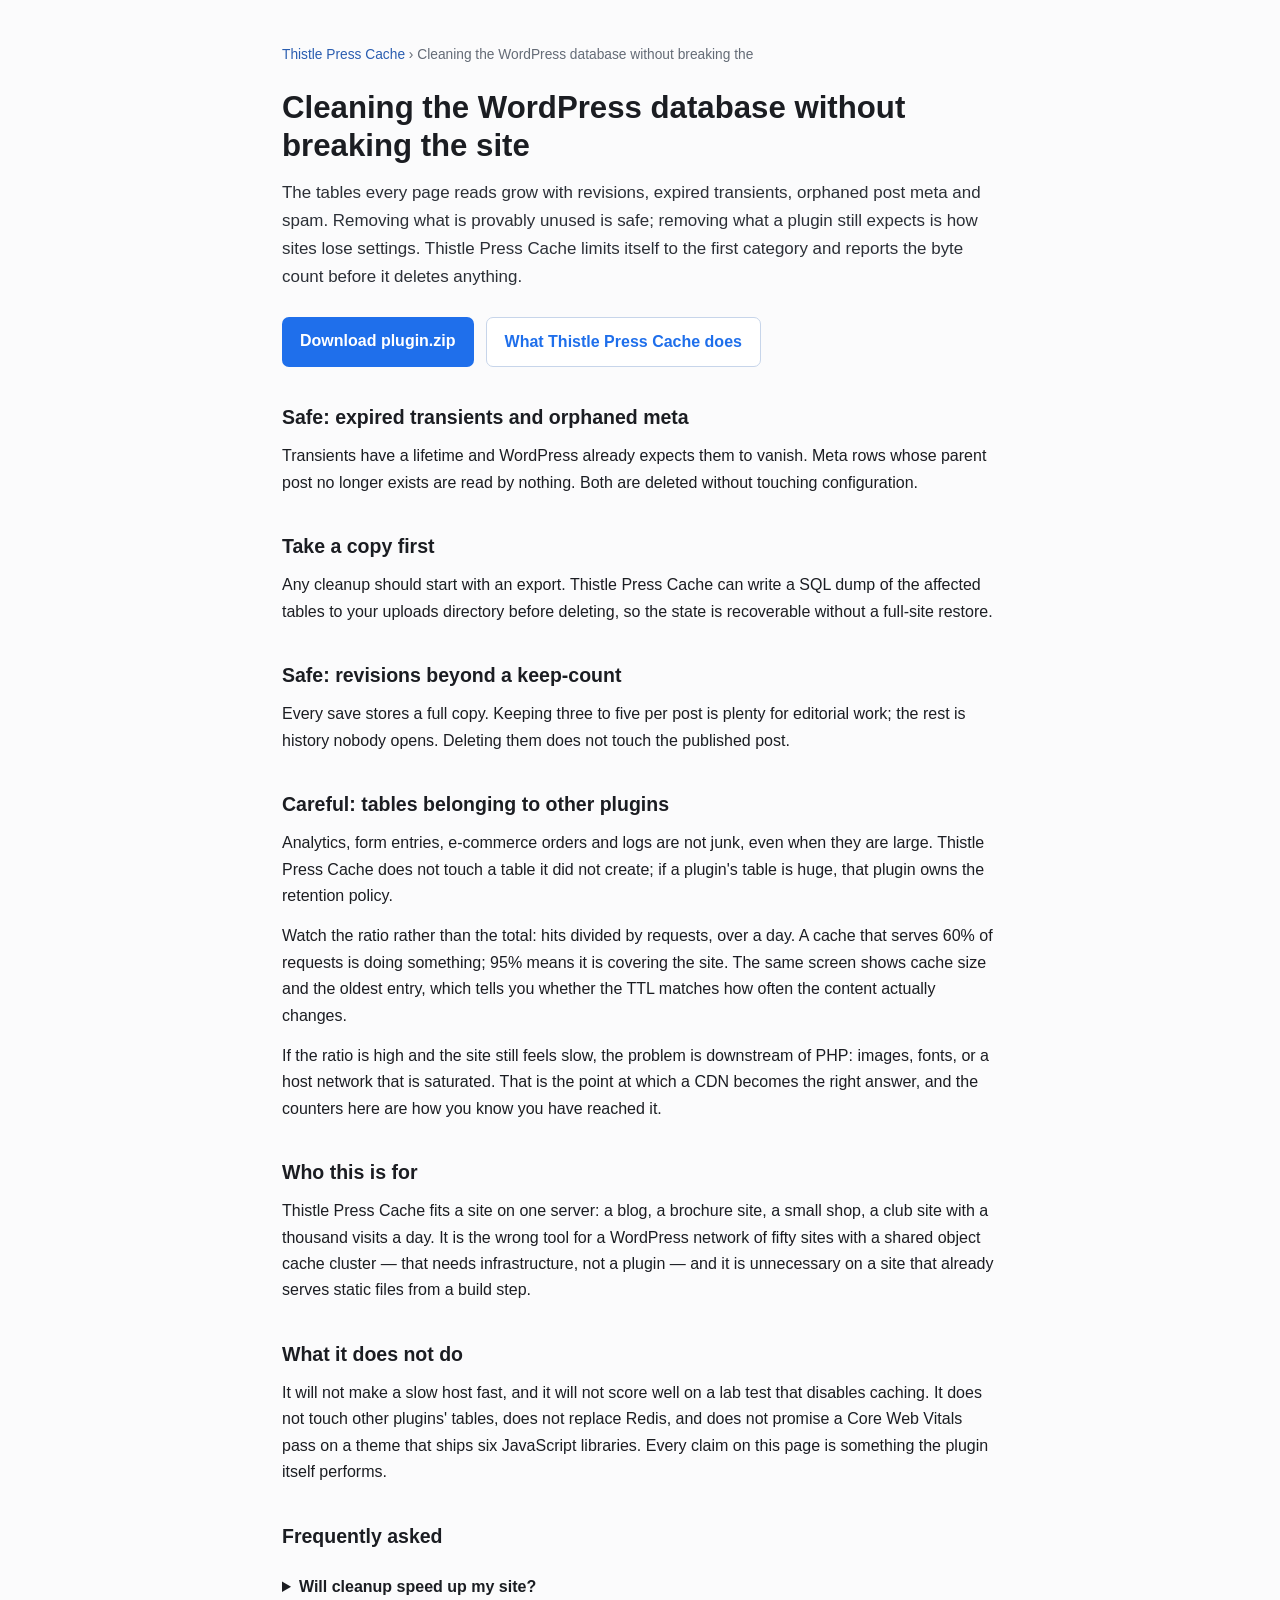
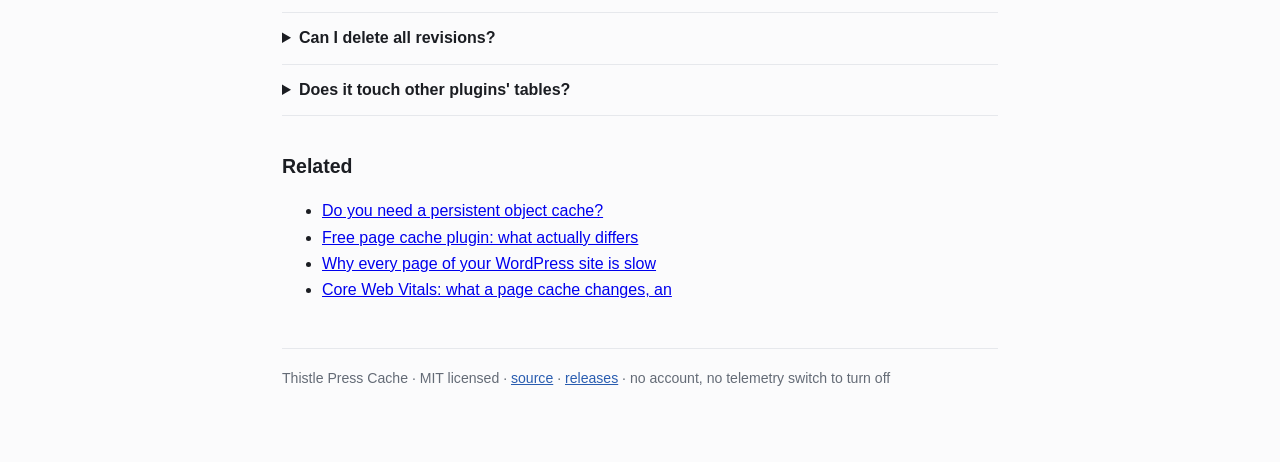
<file: docs/database-cleanup.html>
<!doctype html><html lang="en"><head><meta charset="utf-8"><meta name="viewport" content="width=device-width,initial-scale=1"><title>WordPress database cleanup: what is safe to delete and what is not</title><meta name="description" content="The tables every page reads grow with revisions, expired transients, orphaned post meta and spam. Removing what is provably unused is safe; removing w"><link rel="canonical" href="https://arbiterpulley.github.io/open-source-wordpress-clear-cache/"><style>*{box-sizing:border-box}body{margin:0;font:16px/1.65 -apple-system,BlinkMacSystemFont,"Segoe UI",Roboto,sans-serif;color:#1b1d22;background:#fbfbfc}
.wrap{max-width:760px;margin:0 auto;padding:44px 22px 72px}h1{font-size:1.95rem;line-height:1.22;margin:0 0 14px}
h2{font-size:1.22rem;margin:34px 0 10px}p{margin:0 0 14px}nav.crumb{font-size:.86rem;color:#646b76;margin-bottom:22px}
nav.crumb a{color:#2a5db0;text-decoration:none}.lead{font-size:1.06rem;color:#2b2f36}
.cta{display:flex;gap:12px;flex-wrap:wrap;margin:26px 0 8px}.btn{display:inline-block;padding:11px 18px;border-radius:7px;background:#1f6feb;color:#fff;text-decoration:none;font-weight:600}
.btn.ghost{background:#fff;color:#1f6feb;border:1px solid #c7d5ea}pre{background:#11151c;color:#e6edf3;padding:14px 16px;border-radius:8px;overflow:auto;font-size:.86rem}
table{border-collapse:collapse;width:100%;font-size:.93rem}th,td{border-bottom:1px solid #e6e8ec;padding:8px 6px;text-align:left;vertical-align:top}
details{border-bottom:1px solid #e6e8ec;padding:12px 0}summary{font-weight:600;cursor:pointer}
footer{margin-top:44px;padding-top:18px;border-top:1px solid #e6e8ec;font-size:.88rem;color:#646b76}
footer a{color:#2a5db0}</style><script type="application/ld+json">{"@context": "https://schema.org", "@type": "FAQPage", "mainEntity": [{"@type": "Question", "name": "Will cleanup speed up my site?", "acceptedAnswer": {"@type": "Answer", "text": "It shortens queries on the tables it cleans. Expect a small but real gain, larger on old sites with tens of thousands of revisions."}}, {"@type": "Question", "name": "Can I delete all revisions?", "acceptedAnswer": {"@type": "Answer", "text": "Yes, but keeping a few per post costs almost nothing and preserves editorial history."}}, {"@type": "Question", "name": "Does it touch other plugins' tables?", "acceptedAnswer": {"@type": "Answer", "text": "No. Only rows and tables {name} created or WordPress marked as disposable."}}]}</script></head><body><div class="wrap"><nav class="crumb"><a href="https://arbiterpulley.github.io/open-source-wordpress-clear-cache/">Thistle Press Cache</a> › Cleaning the WordPress database without breaking the</nav><h1>Cleaning the WordPress database without breaking the site</h1><p class="lead">The tables every page reads grow with revisions, expired transients, orphaned post meta and spam. Removing what is provably unused is safe; removing what a plugin still expects is how sites lose settings. Thistle Press Cache limits itself to the first category and reports the byte count before it deletes anything.</p><div class="cta"><a class="btn" href="https://github.com/ArbiterPulley/open-source-wordpress-clear-cache/releases/latest/download/plugin.zip">Download plugin.zip</a><a class="btn ghost" href="https://arbiterpulley.github.io/open-source-wordpress-clear-cache/">What Thistle Press Cache does</a></div><h2>Safe: expired transients and orphaned meta</h2><p>Transients have a lifetime and WordPress already expects them to vanish. Meta rows whose parent post no longer exists are read by nothing. Both are deleted without touching configuration.</p><h2>Take a copy first</h2><p>Any cleanup should start with an export. Thistle Press Cache can write a SQL dump of the affected tables to your uploads directory before deleting, so the state is recoverable without a full-site restore.</p><h2>Safe: revisions beyond a keep-count</h2><p>Every save stores a full copy. Keeping three to five per post is plenty for editorial work; the rest is history nobody opens. Deleting them does not touch the published post.</p><h2>Careful: tables belonging to other plugins</h2><p>Analytics, form entries, e-commerce orders and logs are not junk, even when they are large. Thistle Press Cache does not touch a table it did not create; if a plugin's table is huge, that plugin owns the retention policy.</p><p>Watch the ratio rather than the total: hits divided by requests, over a day. A cache that serves 60% of requests is doing something; 95% means it is covering the site. The same screen shows cache size and the oldest entry, which tells you whether the TTL matches how often the content actually changes.</p><p>If the ratio is high and the site still feels slow, the problem is downstream of PHP: images, fonts, or a host network that is saturated. That is the point at which a CDN becomes the right answer, and the counters here are how you know you have reached it.</p><h2>Who this is for</h2><p>Thistle Press Cache fits a site on one server: a blog, a brochure site, a small shop, a club site with a thousand visits a day. It is the wrong tool for a WordPress network of fifty sites with a shared object cache cluster — that needs infrastructure, not a plugin — and it is unnecessary on a site that already serves static files from a build step.</p><h2>What it does not do</h2><p>It will not make a slow host fast, and it will not score well on a lab test that disables caching. It does not touch other plugins' tables, does not replace Redis, and does not promise a Core Web Vitals pass on a theme that ships six JavaScript libraries. Every claim on this page is something the plugin itself performs.</p><h2>Frequently asked</h2><details><summary>Will cleanup speed up my site?</summary><p>It shortens queries on the tables it cleans. Expect a small but real gain, larger on old sites with tens of thousands of revisions.</p></details><details><summary>Can I delete all revisions?</summary><p>Yes, but keeping a few per post costs almost nothing and preserves editorial history.</p></details><details><summary>Does it touch other plugins' tables?</summary><p>No. Only rows and tables Thistle Press Cache created or WordPress marked as disposable.</p></details><h2>Related</h2><ul><li><a href="https://arbiterpulley.github.io/open-source-wordpress-clear-cache/object-cache.html">Do you need a persistent object cache?</a></li><li><a href="https://arbiterpulley.github.io/open-source-wordpress-clear-cache/cache-plugin-comparison.html">Free page cache plugin: what actually differs</a></li><li><a href="https://arbiterpulley.github.io/open-source-wordpress-clear-cache/slow-site-diagnosis.html">Why every page of your WordPress site is slow</a></li><li><a href="https://arbiterpulley.github.io/open-source-wordpress-clear-cache/core-web-vitals.html">Core Web Vitals: what a page cache changes, an</a></li></ul><footer>Thistle Press Cache · MIT licensed · <a href="https://github.com/ArbiterPulley/open-source-wordpress-clear-cache">source</a> · <a href="https://github.com/ArbiterPulley/open-source-wordpress-clear-cache/releases/latest">releases</a> · no account, no telemetry switch to turn off</footer></div></body></html>
</file>
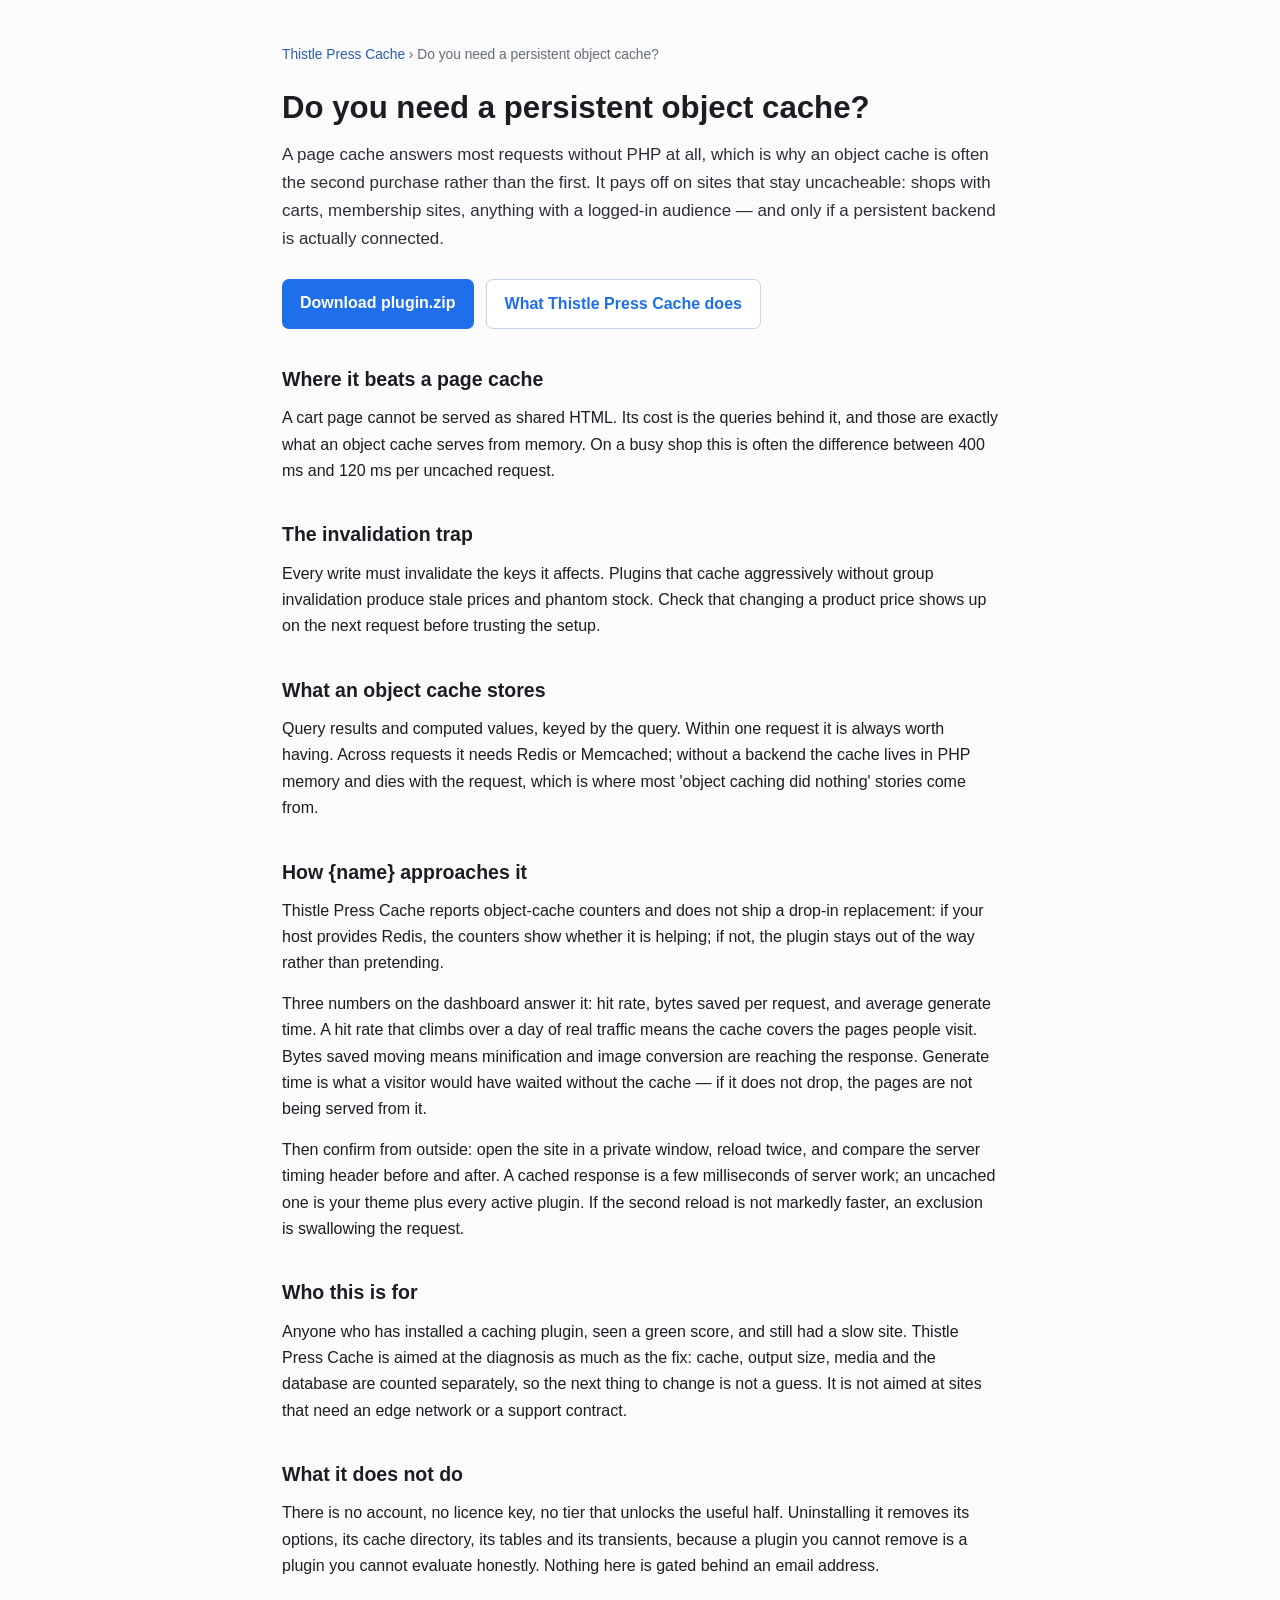
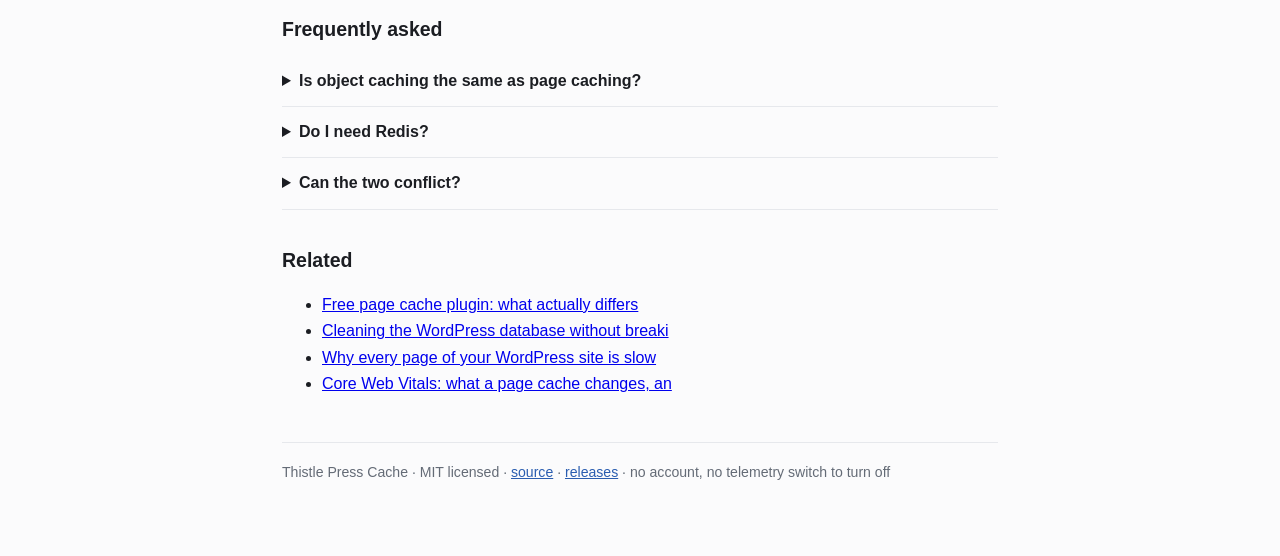
<file: docs/object-cache.html>
<!doctype html><html lang="en"><head><meta charset="utf-8"><meta name="viewport" content="width=device-width,initial-scale=1"><title>Object caching in WordPress: when it helps and when it silently does nothing</title><meta name="description" content="A page cache answers most requests without PHP at all, which is why an object cache is often the second purchase rather than the first. It pays off on"><link rel="canonical" href="https://arbiterpulley.github.io/open-source-wordpress-clear-cache/"><style>*{box-sizing:border-box}body{margin:0;font:16px/1.65 -apple-system,BlinkMacSystemFont,"Segoe UI",Roboto,sans-serif;color:#1b1d22;background:#fbfbfc}
.wrap{max-width:760px;margin:0 auto;padding:44px 22px 72px}h1{font-size:1.95rem;line-height:1.22;margin:0 0 14px}
h2{font-size:1.22rem;margin:34px 0 10px}p{margin:0 0 14px}nav.crumb{font-size:.86rem;color:#646b76;margin-bottom:22px}
nav.crumb a{color:#2a5db0;text-decoration:none}.lead{font-size:1.06rem;color:#2b2f36}
.cta{display:flex;gap:12px;flex-wrap:wrap;margin:26px 0 8px}.btn{display:inline-block;padding:11px 18px;border-radius:7px;background:#1f6feb;color:#fff;text-decoration:none;font-weight:600}
.btn.ghost{background:#fff;color:#1f6feb;border:1px solid #c7d5ea}pre{background:#11151c;color:#e6edf3;padding:14px 16px;border-radius:8px;overflow:auto;font-size:.86rem}
table{border-collapse:collapse;width:100%;font-size:.93rem}th,td{border-bottom:1px solid #e6e8ec;padding:8px 6px;text-align:left;vertical-align:top}
details{border-bottom:1px solid #e6e8ec;padding:12px 0}summary{font-weight:600;cursor:pointer}
footer{margin-top:44px;padding-top:18px;border-top:1px solid #e6e8ec;font-size:.88rem;color:#646b76}
footer a{color:#2a5db0}</style><script type="application/ld+json">{"@context": "https://schema.org", "@type": "FAQPage", "mainEntity": [{"@type": "Question", "name": "Is object caching the same as page caching?", "acceptedAnswer": {"@type": "Answer", "text": "No. Page caching stores finished HTML for anonymous visitors; object caching stores query results for any request, including logged-in ones."}}, {"@type": "Question", "name": "Do I need Redis?", "acceptedAnswer": {"@type": "Answer", "text": "For cross-request benefit, yes \u2014 or Memcached. In-process caching alone rarely changes a number you can measure."}}, {"@type": "Question", "name": "Can the two conflict?", "acceptedAnswer": {"@type": "Answer", "text": "They compose, but a page cache serving stale HTML can hide an object-cache invalidation bug. Test with the page cache off first."}}]}</script></head><body><div class="wrap"><nav class="crumb"><a href="https://arbiterpulley.github.io/open-source-wordpress-clear-cache/">Thistle Press Cache</a> › Do you need a persistent object cache?</nav><h1>Do you need a persistent object cache?</h1><p class="lead">A page cache answers most requests without PHP at all, which is why an object cache is often the second purchase rather than the first. It pays off on sites that stay uncacheable: shops with carts, membership sites, anything with a logged-in audience — and only if a persistent backend is actually connected.</p><div class="cta"><a class="btn" href="https://github.com/ArbiterPulley/open-source-wordpress-clear-cache/releases/latest/download/plugin.zip">Download plugin.zip</a><a class="btn ghost" href="https://arbiterpulley.github.io/open-source-wordpress-clear-cache/">What Thistle Press Cache does</a></div><h2>Where it beats a page cache</h2><p>A cart page cannot be served as shared HTML. Its cost is the queries behind it, and those are exactly what an object cache serves from memory. On a busy shop this is often the difference between 400 ms and 120 ms per uncached request.</p><h2>The invalidation trap</h2><p>Every write must invalidate the keys it affects. Plugins that cache aggressively without group invalidation produce stale prices and phantom stock. Check that changing a product price shows up on the next request before trusting the setup.</p><h2>What an object cache stores</h2><p>Query results and computed values, keyed by the query. Within one request it is always worth having. Across requests it needs Redis or Memcached; without a backend the cache lives in PHP memory and dies with the request, which is where most 'object caching did nothing' stories come from.</p><h2>How {name} approaches it</h2><p>Thistle Press Cache reports object-cache counters and does not ship a drop-in replacement: if your host provides Redis, the counters show whether it is helping; if not, the plugin stays out of the way rather than pretending.</p><p>Three numbers on the dashboard answer it: hit rate, bytes saved per request, and average generate time. A hit rate that climbs over a day of real traffic means the cache covers the pages people visit. Bytes saved moving means minification and image conversion are reaching the response. Generate time is what a visitor would have waited without the cache — if it does not drop, the pages are not being served from it.</p><p>Then confirm from outside: open the site in a private window, reload twice, and compare the server timing header before and after. A cached response is a few milliseconds of server work; an uncached one is your theme plus every active plugin. If the second reload is not markedly faster, an exclusion is swallowing the request.</p><h2>Who this is for</h2><p>Anyone who has installed a caching plugin, seen a green score, and still had a slow site. Thistle Press Cache is aimed at the diagnosis as much as the fix: cache, output size, media and the database are counted separately, so the next thing to change is not a guess. It is not aimed at sites that need an edge network or a support contract.</p><h2>What it does not do</h2><p>There is no account, no licence key, no tier that unlocks the useful half. Uninstalling it removes its options, its cache directory, its tables and its transients, because a plugin you cannot remove is a plugin you cannot evaluate honestly. Nothing here is gated behind an email address.</p><h2>Frequently asked</h2><details><summary>Is object caching the same as page caching?</summary><p>No. Page caching stores finished HTML for anonymous visitors; object caching stores query results for any request, including logged-in ones.</p></details><details><summary>Do I need Redis?</summary><p>For cross-request benefit, yes — or Memcached. In-process caching alone rarely changes a number you can measure.</p></details><details><summary>Can the two conflict?</summary><p>They compose, but a page cache serving stale HTML can hide an object-cache invalidation bug. Test with the page cache off first.</p></details><h2>Related</h2><ul><li><a href="https://arbiterpulley.github.io/open-source-wordpress-clear-cache/cache-plugin-comparison.html">Free page cache plugin: what actually differs</a></li><li><a href="https://arbiterpulley.github.io/open-source-wordpress-clear-cache/database-cleanup.html">Cleaning the WordPress database without breaki</a></li><li><a href="https://arbiterpulley.github.io/open-source-wordpress-clear-cache/slow-site-diagnosis.html">Why every page of your WordPress site is slow</a></li><li><a href="https://arbiterpulley.github.io/open-source-wordpress-clear-cache/core-web-vitals.html">Core Web Vitals: what a page cache changes, an</a></li></ul><footer>Thistle Press Cache · MIT licensed · <a href="https://github.com/ArbiterPulley/open-source-wordpress-clear-cache">source</a> · <a href="https://github.com/ArbiterPulley/open-source-wordpress-clear-cache/releases/latest">releases</a> · no account, no telemetry switch to turn off</footer></div></body></html>
</file>
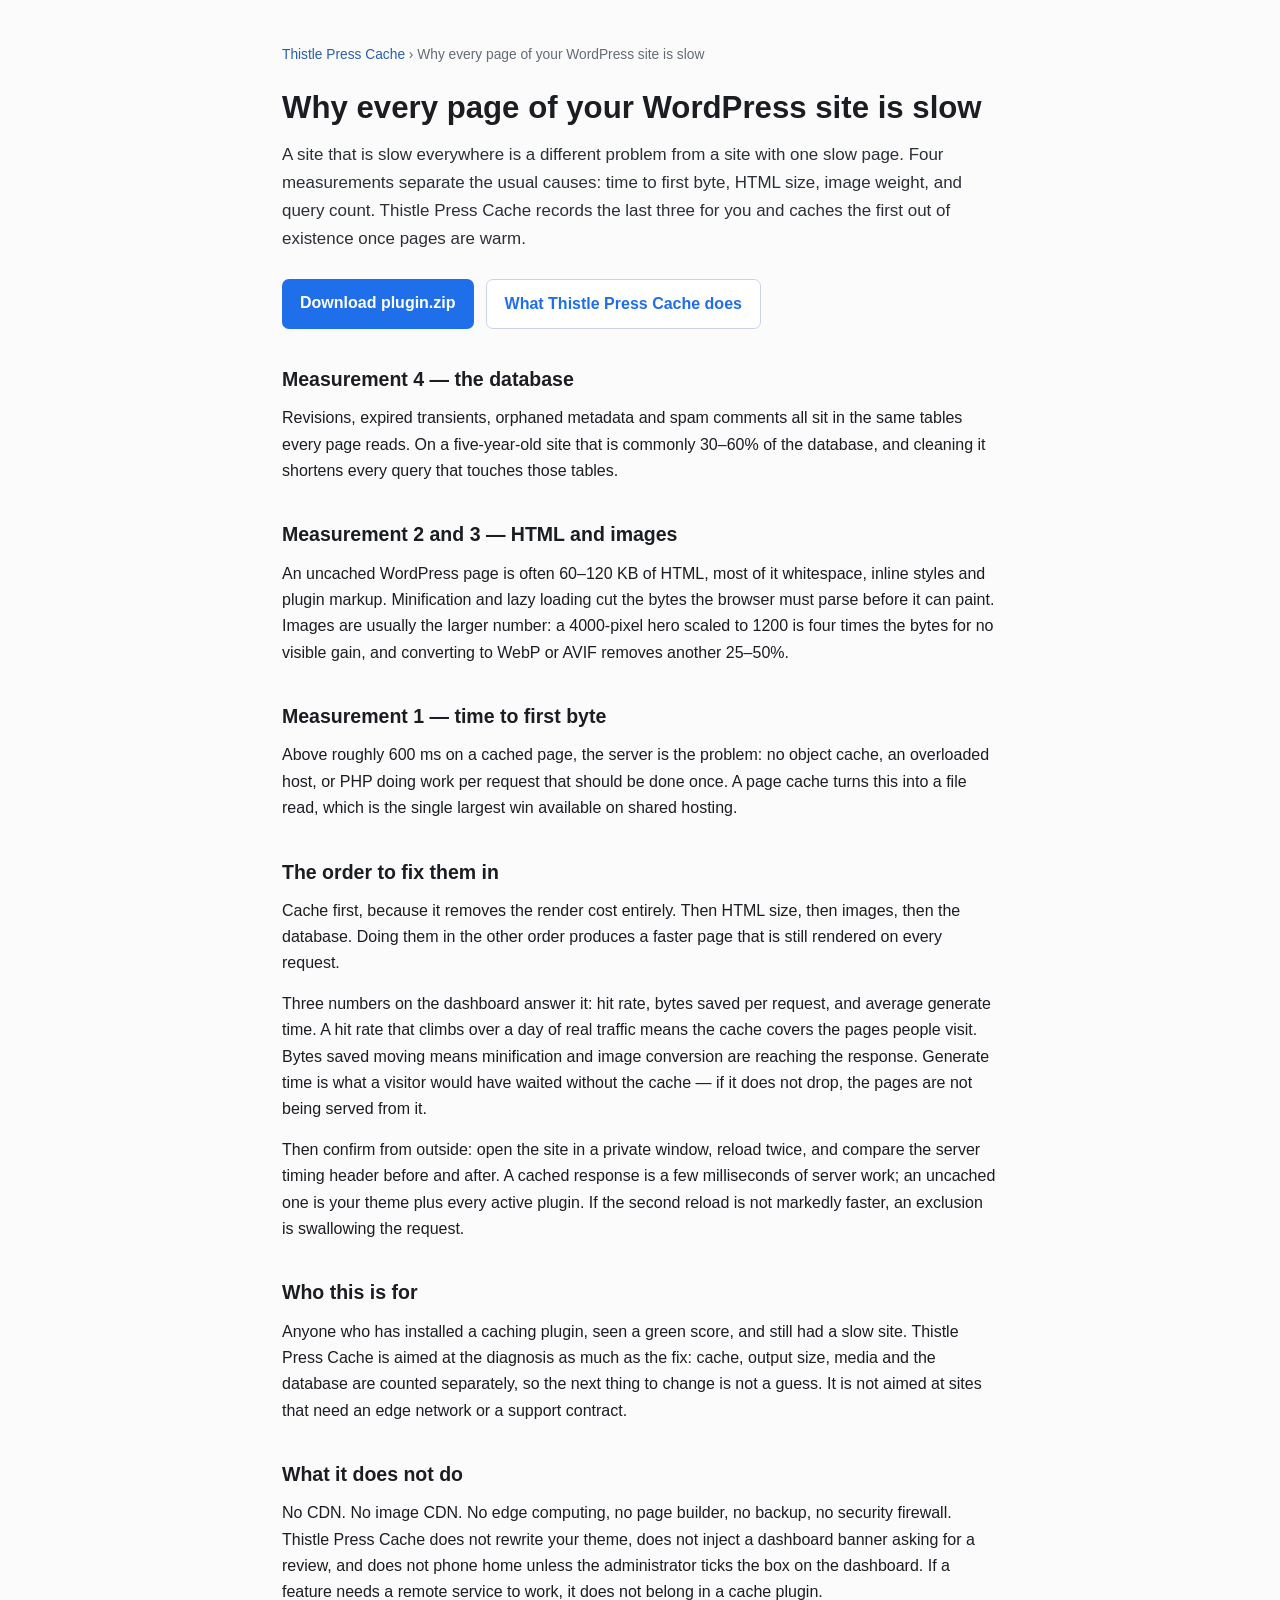
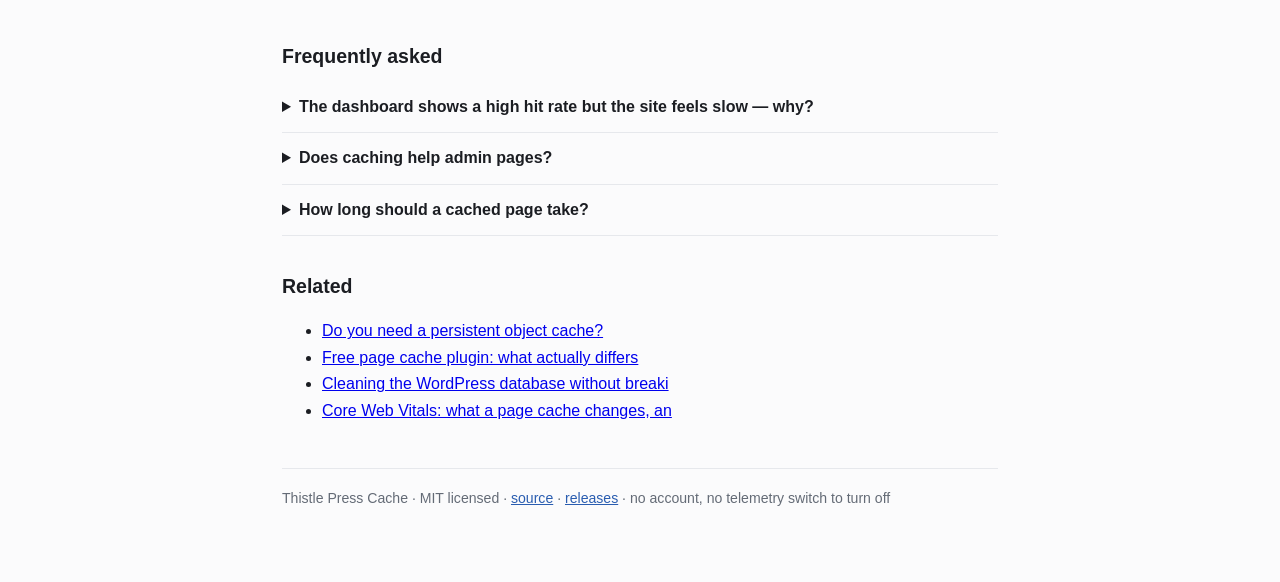
<file: docs/slow-site-diagnosis.html>
<!doctype html><html lang="en"><head><meta charset="utf-8"><meta name="viewport" content="width=device-width,initial-scale=1"><title>WordPress is slow on every page? Diagnose it in four measurements</title><meta name="description" content="A site that is slow everywhere is a different problem from a site with one slow page. Four measurements separate the usual causes: time to first byte,"><link rel="canonical" href="https://arbiterpulley.github.io/open-source-wordpress-clear-cache/"><style>*{box-sizing:border-box}body{margin:0;font:16px/1.65 -apple-system,BlinkMacSystemFont,"Segoe UI",Roboto,sans-serif;color:#1b1d22;background:#fbfbfc}
.wrap{max-width:760px;margin:0 auto;padding:44px 22px 72px}h1{font-size:1.95rem;line-height:1.22;margin:0 0 14px}
h2{font-size:1.22rem;margin:34px 0 10px}p{margin:0 0 14px}nav.crumb{font-size:.86rem;color:#646b76;margin-bottom:22px}
nav.crumb a{color:#2a5db0;text-decoration:none}.lead{font-size:1.06rem;color:#2b2f36}
.cta{display:flex;gap:12px;flex-wrap:wrap;margin:26px 0 8px}.btn{display:inline-block;padding:11px 18px;border-radius:7px;background:#1f6feb;color:#fff;text-decoration:none;font-weight:600}
.btn.ghost{background:#fff;color:#1f6feb;border:1px solid #c7d5ea}pre{background:#11151c;color:#e6edf3;padding:14px 16px;border-radius:8px;overflow:auto;font-size:.86rem}
table{border-collapse:collapse;width:100%;font-size:.93rem}th,td{border-bottom:1px solid #e6e8ec;padding:8px 6px;text-align:left;vertical-align:top}
details{border-bottom:1px solid #e6e8ec;padding:12px 0}summary{font-weight:600;cursor:pointer}
footer{margin-top:44px;padding-top:18px;border-top:1px solid #e6e8ec;font-size:.88rem;color:#646b76}
footer a{color:#2a5db0}</style><script type="application/ld+json">{"@context": "https://schema.org", "@type": "FAQPage", "mainEntity": [{"@type": "Question", "name": "The dashboard shows a high hit rate but the site feels slow \u2014 why?", "acceptedAnswer": {"@type": "Answer", "text": "A hit rate only covers pages that were cached. Check whether the slow page is excluded, whether it is a logged-in view, and whether images on it are the problem."}}, {"@type": "Question", "name": "Does caching help admin pages?", "acceptedAnswer": {"@type": "Answer", "text": "No. Logged-in requests bypass the cache by design; admin slowness is usually queries or host CPU."}}, {"@type": "Question", "name": "How long should a cached page take?", "acceptedAnswer": {"@type": "Answer", "text": "On a modest server, 50\u2013200 ms of server time. If it is much more, the cache is missing the request."}}]}</script></head><body><div class="wrap"><nav class="crumb"><a href="https://arbiterpulley.github.io/open-source-wordpress-clear-cache/">Thistle Press Cache</a> › Why every page of your WordPress site is slow</nav><h1>Why every page of your WordPress site is slow</h1><p class="lead">A site that is slow everywhere is a different problem from a site with one slow page. Four measurements separate the usual causes: time to first byte, HTML size, image weight, and query count. Thistle Press Cache records the last three for you and caches the first out of existence once pages are warm.</p><div class="cta"><a class="btn" href="https://github.com/ArbiterPulley/open-source-wordpress-clear-cache/releases/latest/download/plugin.zip">Download plugin.zip</a><a class="btn ghost" href="https://arbiterpulley.github.io/open-source-wordpress-clear-cache/">What Thistle Press Cache does</a></div><h2>Measurement 4 — the database</h2><p>Revisions, expired transients, orphaned metadata and spam comments all sit in the same tables every page reads. On a five-year-old site that is commonly 30–60% of the database, and cleaning it shortens every query that touches those tables.</p><h2>Measurement 2 and 3 — HTML and images</h2><p>An uncached WordPress page is often 60–120 KB of HTML, most of it whitespace, inline styles and plugin markup. Minification and lazy loading cut the bytes the browser must parse before it can paint. Images are usually the larger number: a 4000-pixel hero scaled to 1200 is four times the bytes for no visible gain, and converting to WebP or AVIF removes another 25–50%.</p><h2>Measurement 1 — time to first byte</h2><p>Above roughly 600 ms on a cached page, the server is the problem: no object cache, an overloaded host, or PHP doing work per request that should be done once. A page cache turns this into a file read, which is the single largest win available on shared hosting.</p><h2>The order to fix them in</h2><p>Cache first, because it removes the render cost entirely. Then HTML size, then images, then the database. Doing them in the other order produces a faster page that is still rendered on every request.</p><p>Three numbers on the dashboard answer it: hit rate, bytes saved per request, and average generate time. A hit rate that climbs over a day of real traffic means the cache covers the pages people visit. Bytes saved moving means minification and image conversion are reaching the response. Generate time is what a visitor would have waited without the cache — if it does not drop, the pages are not being served from it.</p><p>Then confirm from outside: open the site in a private window, reload twice, and compare the server timing header before and after. A cached response is a few milliseconds of server work; an uncached one is your theme plus every active plugin. If the second reload is not markedly faster, an exclusion is swallowing the request.</p><h2>Who this is for</h2><p>Anyone who has installed a caching plugin, seen a green score, and still had a slow site. Thistle Press Cache is aimed at the diagnosis as much as the fix: cache, output size, media and the database are counted separately, so the next thing to change is not a guess. It is not aimed at sites that need an edge network or a support contract.</p><h2>What it does not do</h2><p>No CDN. No image CDN. No edge computing, no page builder, no backup, no security firewall. Thistle Press Cache does not rewrite your theme, does not inject a dashboard banner asking for a review, and does not phone home unless the administrator ticks the box on the dashboard. If a feature needs a remote service to work, it does not belong in a cache plugin.</p><h2>Frequently asked</h2><details><summary>The dashboard shows a high hit rate but the site feels slow — why?</summary><p>A hit rate only covers pages that were cached. Check whether the slow page is excluded, whether it is a logged-in view, and whether images on it are the problem.</p></details><details><summary>Does caching help admin pages?</summary><p>No. Logged-in requests bypass the cache by design; admin slowness is usually queries or host CPU.</p></details><details><summary>How long should a cached page take?</summary><p>On a modest server, 50–200 ms of server time. If it is much more, the cache is missing the request.</p></details><h2>Related</h2><ul><li><a href="https://arbiterpulley.github.io/open-source-wordpress-clear-cache/object-cache.html">Do you need a persistent object cache?</a></li><li><a href="https://arbiterpulley.github.io/open-source-wordpress-clear-cache/cache-plugin-comparison.html">Free page cache plugin: what actually differs</a></li><li><a href="https://arbiterpulley.github.io/open-source-wordpress-clear-cache/database-cleanup.html">Cleaning the WordPress database without breaki</a></li><li><a href="https://arbiterpulley.github.io/open-source-wordpress-clear-cache/core-web-vitals.html">Core Web Vitals: what a page cache changes, an</a></li></ul><footer>Thistle Press Cache · MIT licensed · <a href="https://github.com/ArbiterPulley/open-source-wordpress-clear-cache">source</a> · <a href="https://github.com/ArbiterPulley/open-source-wordpress-clear-cache/releases/latest">releases</a> · no account, no telemetry switch to turn off</footer></div></body></html>
</file>
